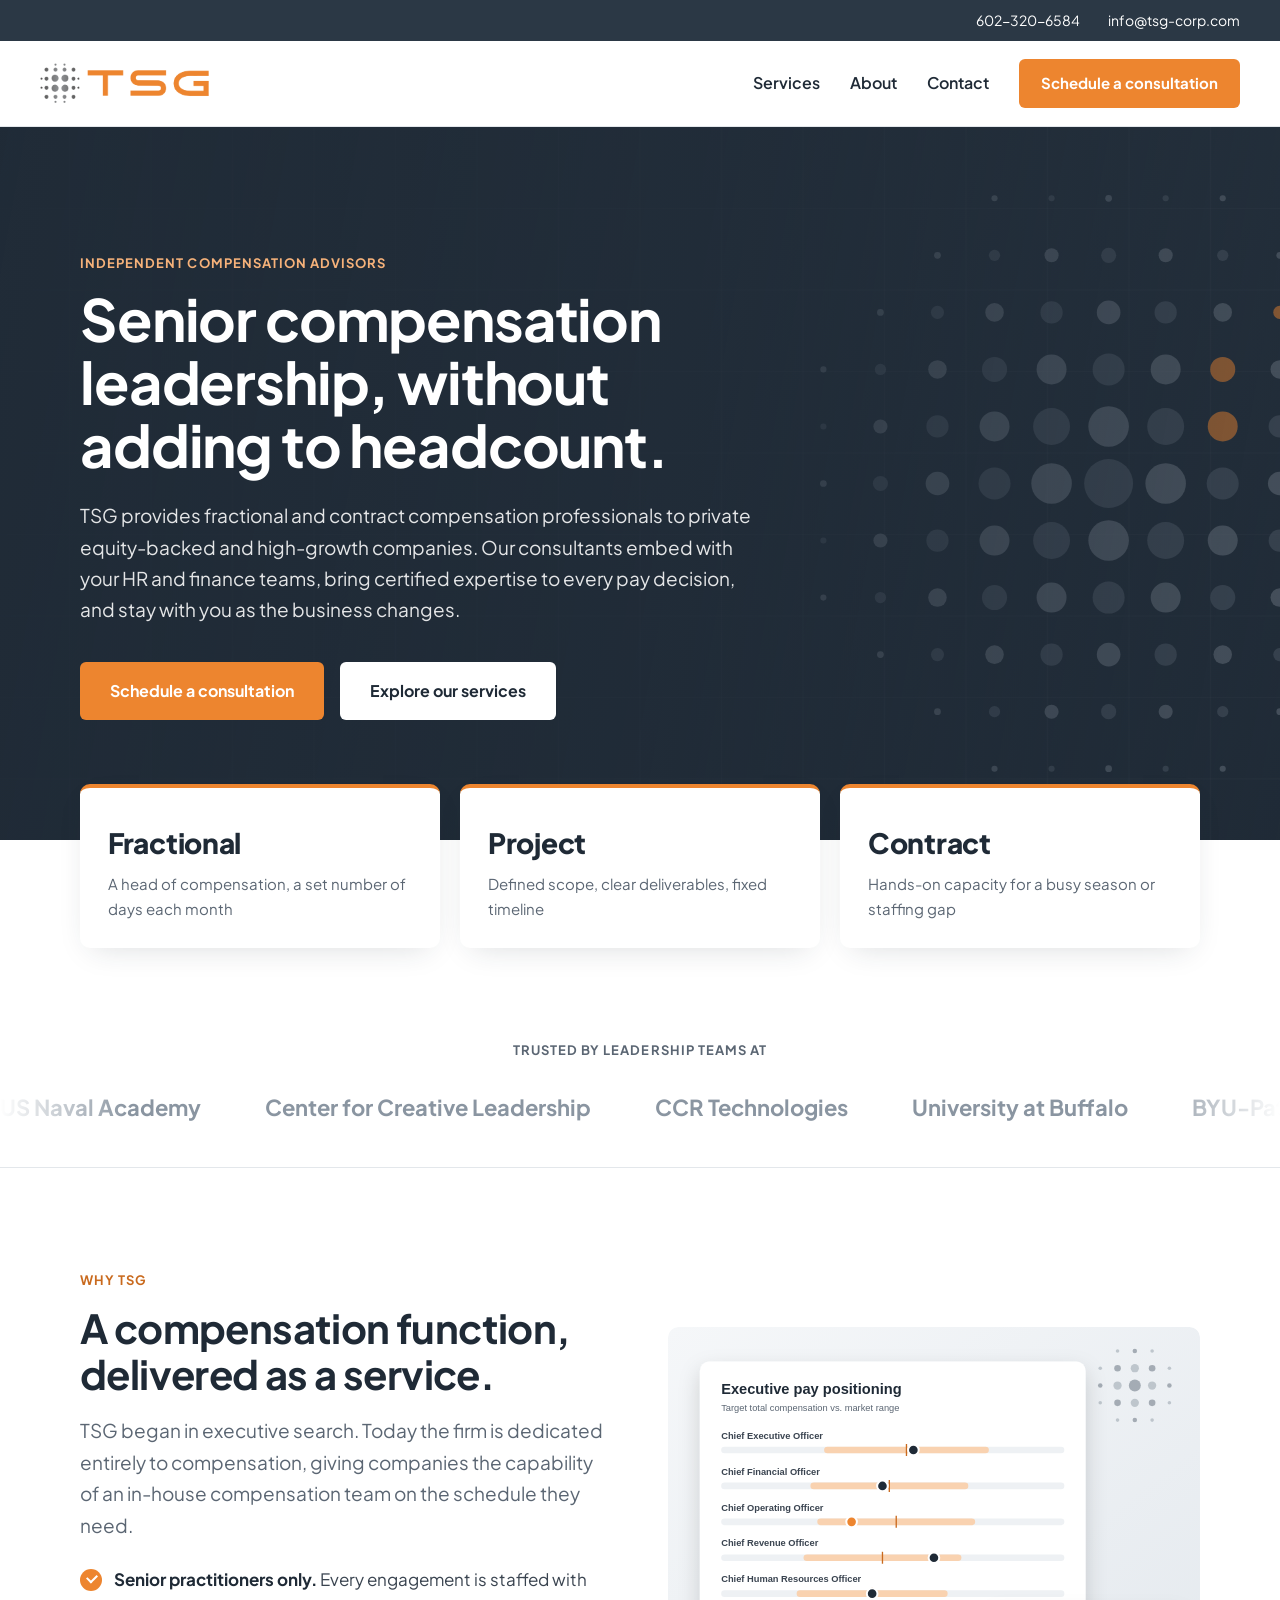
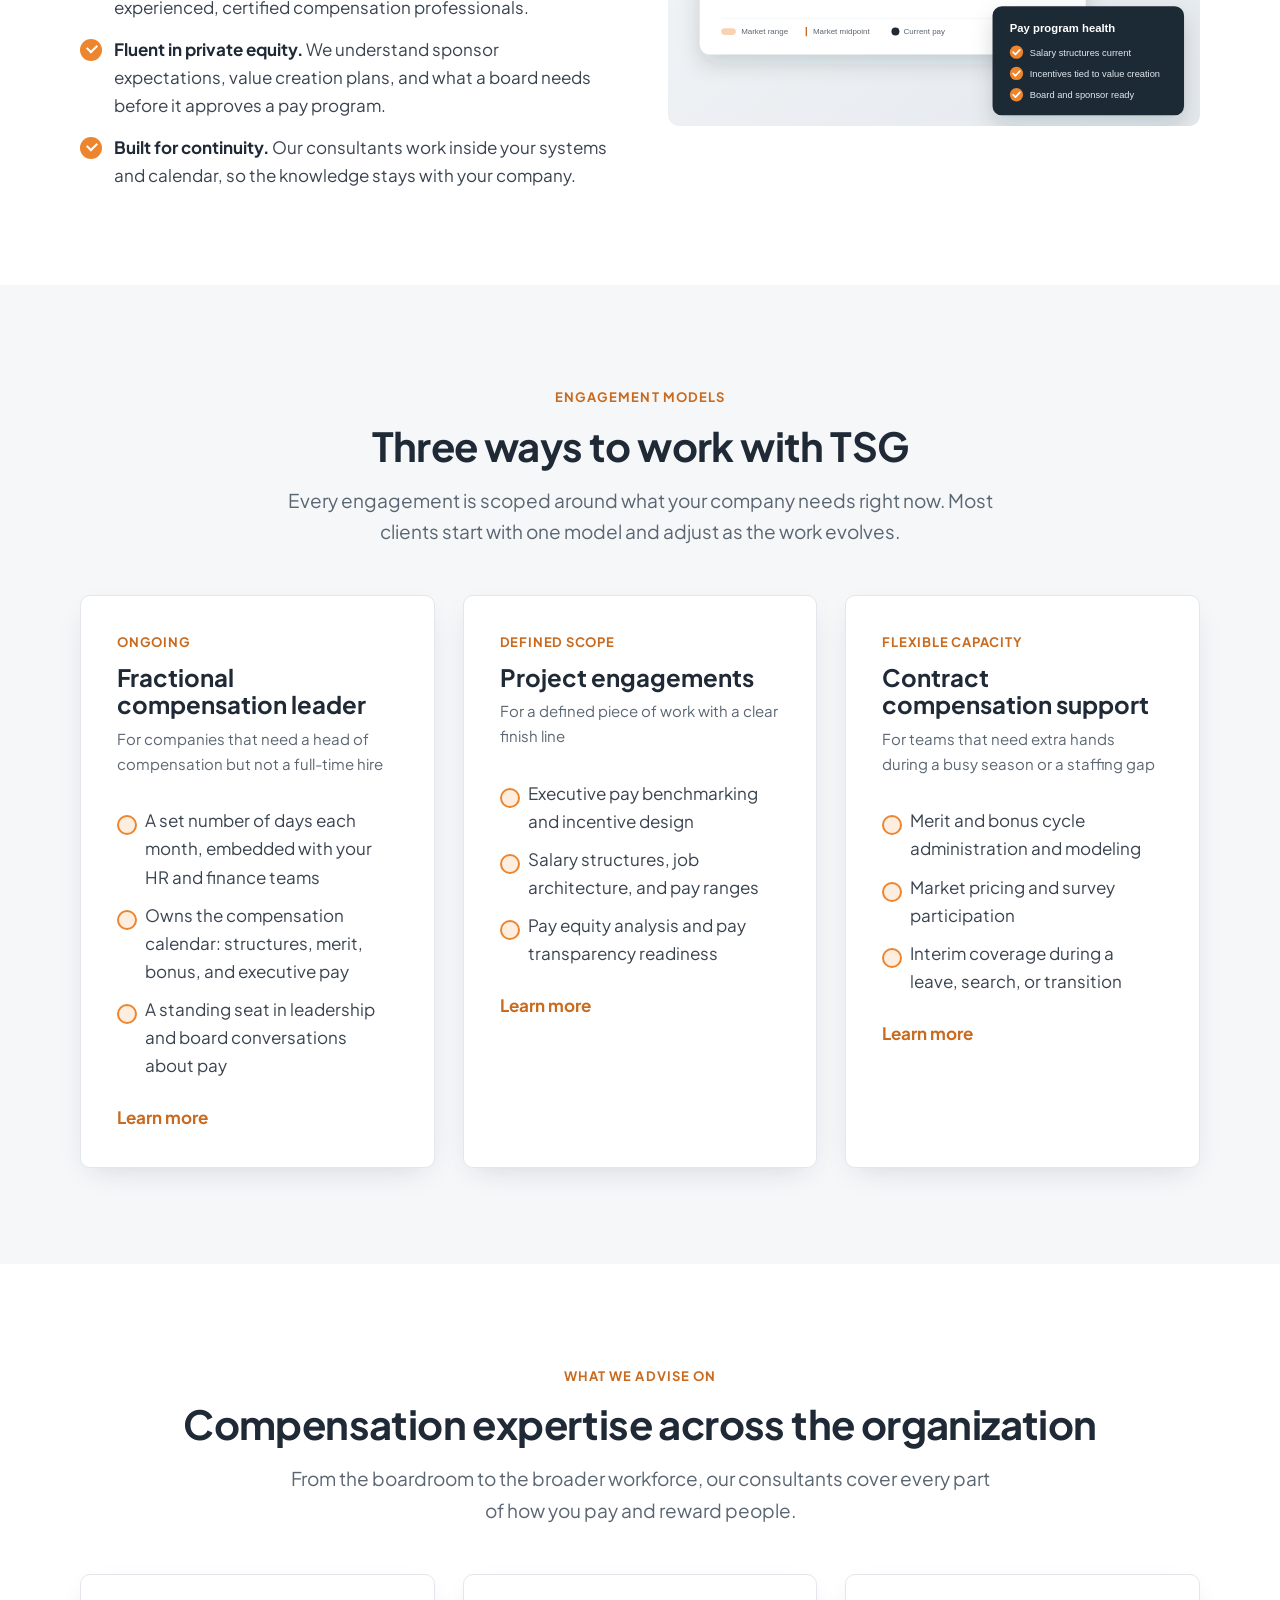
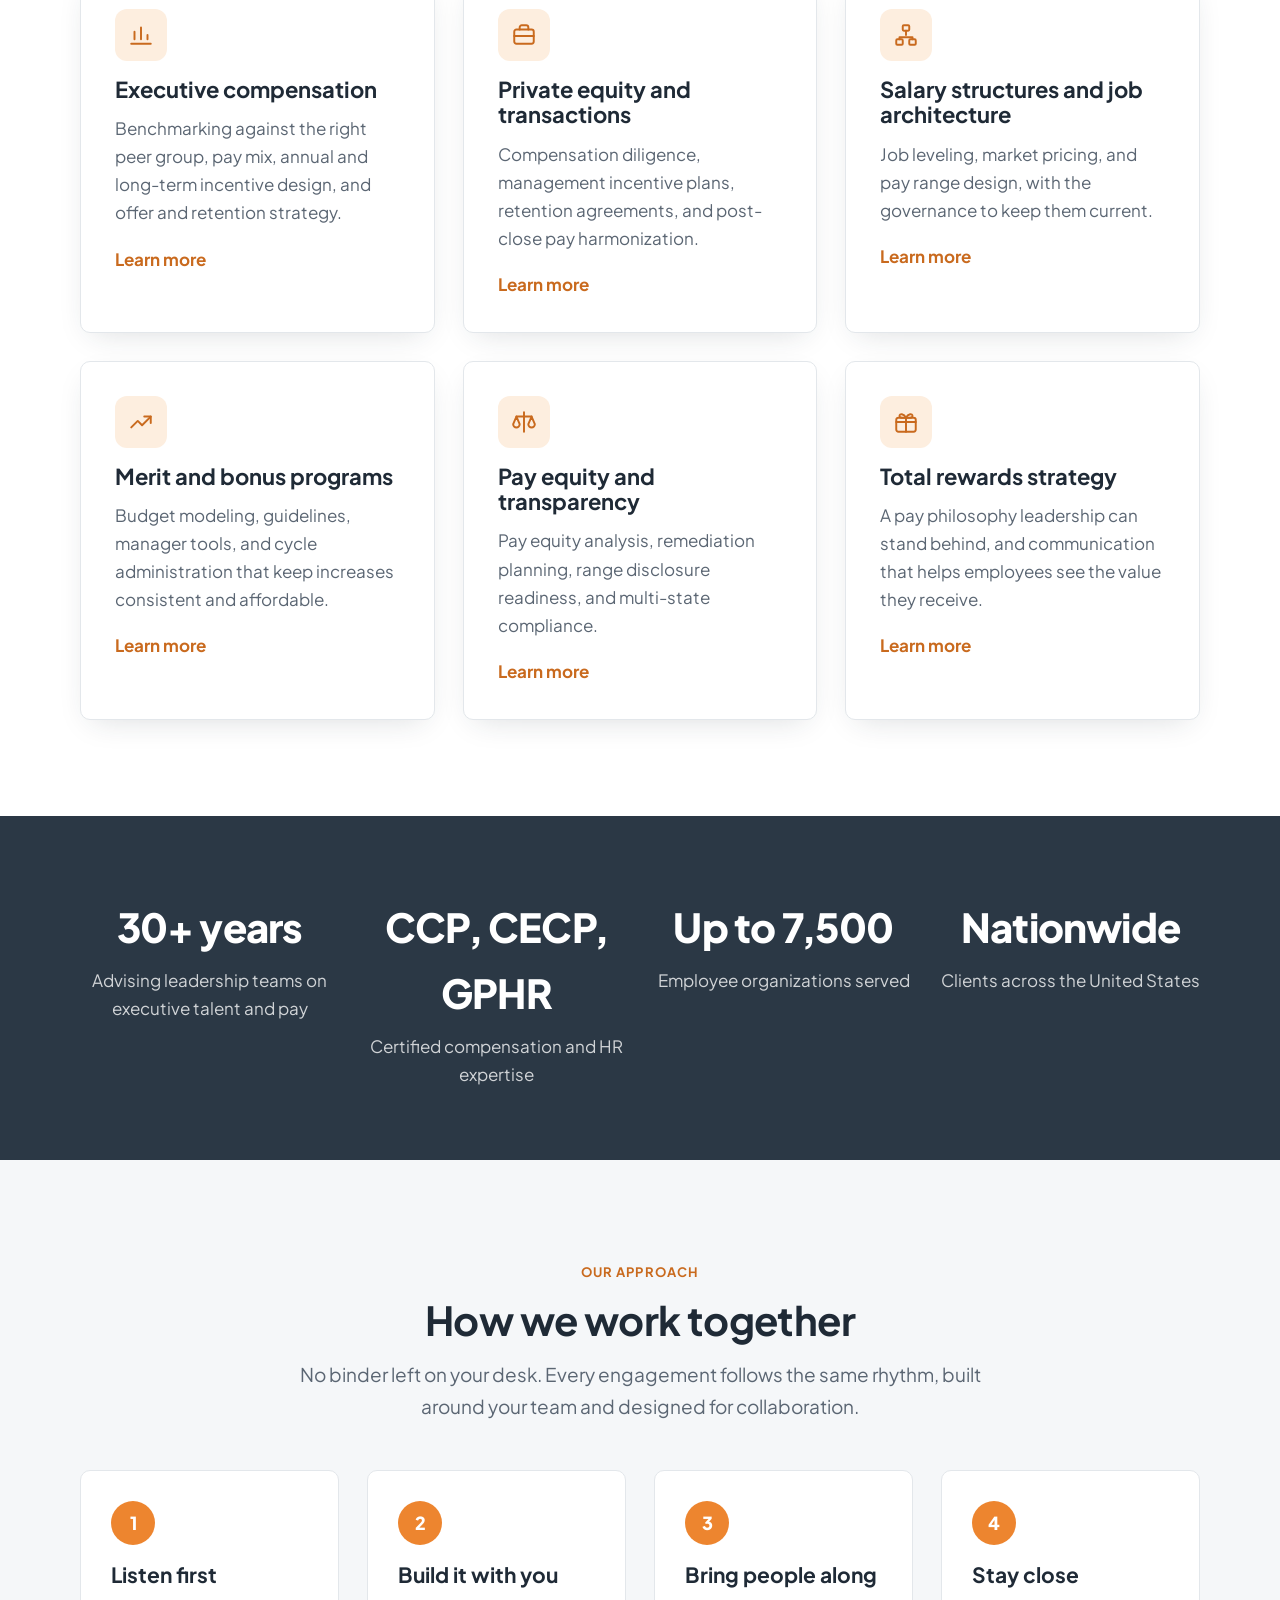
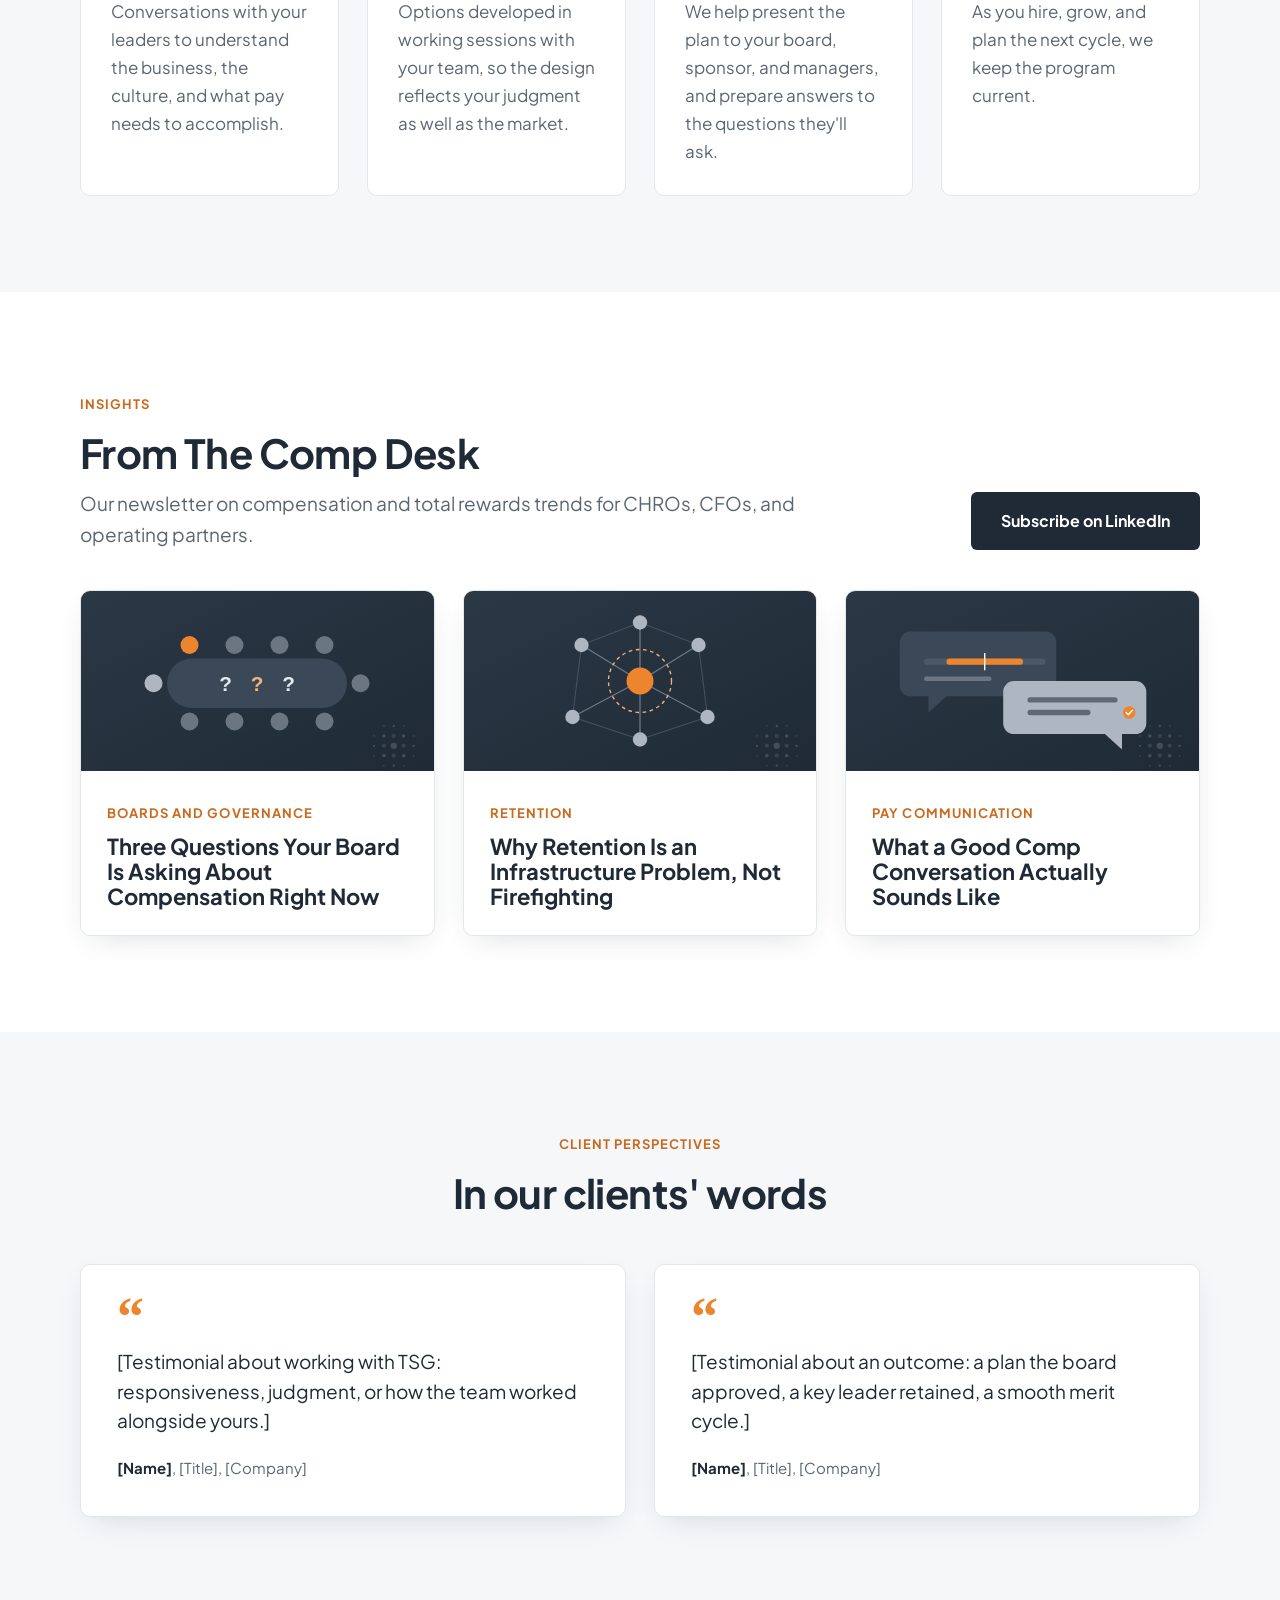
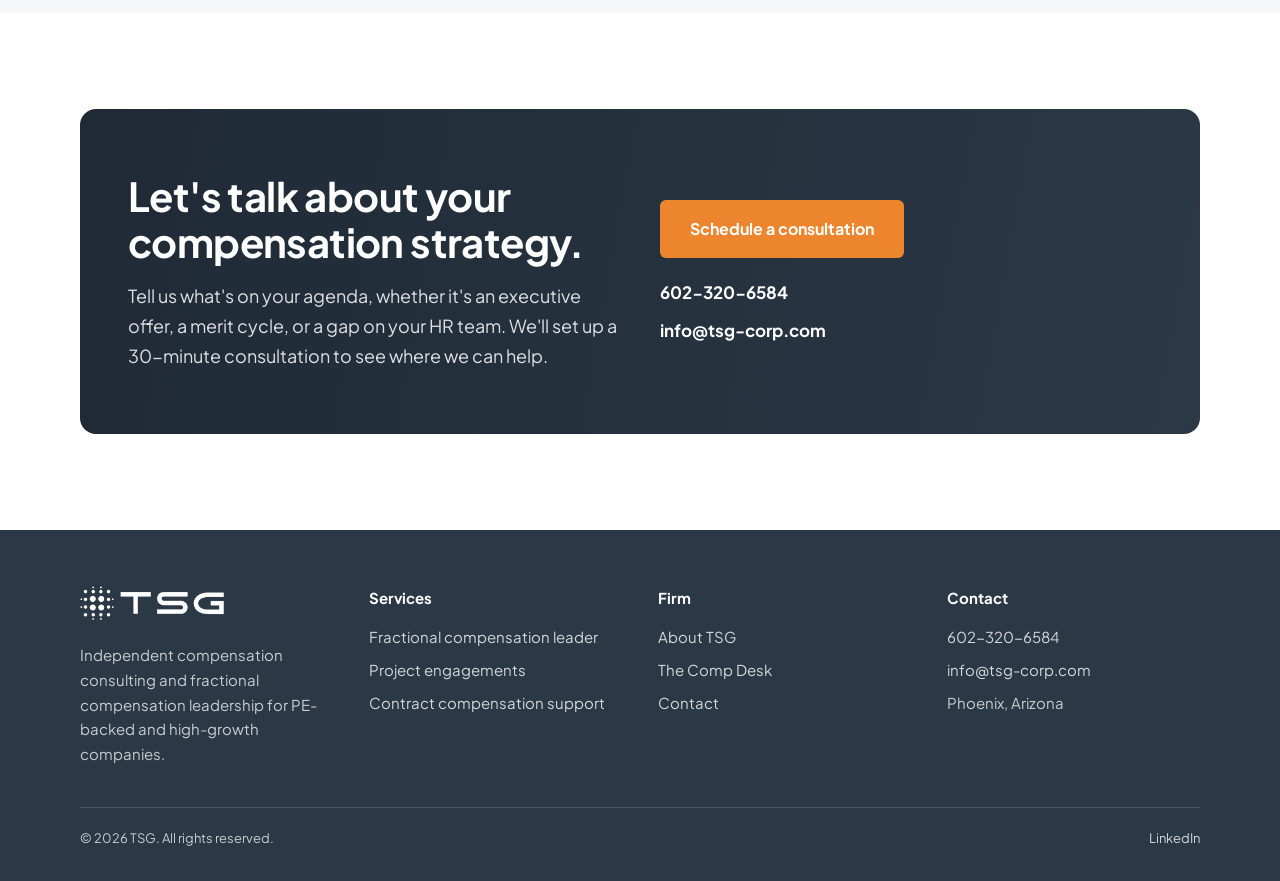
<file: index.html>
<!doctype html>
<html lang="en">
<head>
<meta charset="utf-8">
<meta name="viewport" content="width=device-width, initial-scale=1">
<title>TSG | Independent Compensation Consulting and Fractional Compensation Leadership</title>
<meta name="description" content="TSG provides fractional and contract compensation professionals to private equity-backed and high-growth companies.">
<link rel="icon" href="logo-stacked.png" type="image/png">
<link rel="preconnect" href="https://fonts.googleapis.com">
<link rel="preconnect" href="https://fonts.gstatic.com" crossorigin>
<link href="https://fonts.googleapis.com/css2?family=Plus+Jakarta+Sans:wght@400;500;600;700;800&display=swap" rel="stylesheet">
<link rel="stylesheet" href="style.css">
</head>
<body>
<div class="topbar"><div class="wrap inner"><a href="tel:+16023206584">602-320-6584</a><a href="mailto:info@tsg-corp.com">info@tsg-corp.com</a></div></div>
<header class="navwrap">
  <nav class="wrap nav" aria-label="Main">
    <a href="index.html" aria-label="TSG home"><img src="logo.png" alt="TSG"></a>
    <div class="nav-links">
      <a href="services.html" >Services</a>
      <a href="about.html" >About</a>
      <a href="contact.html" >Contact</a>
      <a class="btn" style="padding:12px 22px;font-size:15px" href="contact.html">Schedule a consultation</a>
    </div>
  </nav>
</header>
<main>
<section class="hero">
  <div class="wrap"><div class="hero-inner">
    <span class="eyebrow" style="color:#F6B27A">Independent compensation advisors</span>
    <h1>Senior compensation leadership, without adding to headcount.</h1>
    <p class="lead" style="margin-top:24px">TSG provides fractional and contract compensation professionals to private equity-backed and high-growth companies. Our consultants embed with your HR and finance teams, bring certified expertise to every pay decision, and stay with you as the business changes.</p>
    <div class="actions"><a class="btn" href="contact.html">Schedule a consultation</a><a class="btn btn-light" href="services.html">Explore our services</a></div>
  </div></div>
</section>

<section class="section" style="padding-top:0;padding-bottom:56px"><div class="wrap">
  <div class="hero-cards">
    <div class="hero-card"><p class="k">Fractional</p><p>A head of compensation, a set number of days each month</p></div>
    <div class="hero-card"><p class="k">Project</p><p>Defined scope, clear deliverables, fixed timeline</p></div>
    <div class="hero-card"><p class="k">Contract</p><p>Hands-on capacity for a busy season or staffing gap</p></div>
  </div>
</div></section>

<!-- CLIENT TICKER: replace each [Client N] with a client name or logo:
     <div class="ticker-item"><img src="assets/clients/name.png" alt="Client name"></div>
     The list appears twice (second copy aria-hidden) for a seamless loop. Edit both copies. -->
<section class="ticker-section" aria-label="Clients we have worked with">
  <p class="ticker-label">Trusted by leadership teams at</p>
  <div class="ticker"><div class="ticker-track">
      <div class="ticker-item">US Naval Academy</div>
      <div class="ticker-item">Center for Creative Leadership</div>
      <div class="ticker-item">CCR Technologies</div>
      <div class="ticker-item">University at Buffalo</div>
      <div class="ticker-item">BYU-Pathway</div>
      <div class="ticker-item">Berkner Group</div>
      <div class="ticker-item">Precision Vehicle Logistics</div>
      <div class="ticker-item">U.S. CIS</div>
      <div class="ticker-item">Pennsy Corp.</div>
      <div class="ticker-item">Saint Thomas More</div>
      <div class="ticker-item">Beyond Reach</div>
      <div class="ticker-item">Centro Medico</div>
      <div class="ticker-item">Melbourne Entertainment</div>
      <div class="ticker-item">CCR Media</div>
      <div class="ticker-item">Orange Med</div>
      <div class="ticker-item">Clean Foods</div>
      <div class="ticker-item">Small Pet Select</div>
      <div class="ticker-item">Greeting From Your Home</div>
      <div class="ticker-item" aria-hidden="true">US Naval Academy</div>
      <div class="ticker-item" aria-hidden="true">Center for Creative Leadership</div>
      <div class="ticker-item" aria-hidden="true">CCR Technologies</div>
      <div class="ticker-item" aria-hidden="true">University at Buffalo</div>
      <div class="ticker-item" aria-hidden="true">BYU-Pathway</div>
      <div class="ticker-item" aria-hidden="true">Berkner Group</div>
      <div class="ticker-item" aria-hidden="true">Precision Vehicle Logistics</div>
      <div class="ticker-item" aria-hidden="true">U.S. CIS</div>
      <div class="ticker-item" aria-hidden="true">Pennsy Corp.</div>
      <div class="ticker-item" aria-hidden="true">Saint Thomas More</div>
      <div class="ticker-item" aria-hidden="true">Beyond Reach</div>
      <div class="ticker-item" aria-hidden="true">Centro Medico</div>
      <div class="ticker-item" aria-hidden="true">Melbourne Entertainment</div>
      <div class="ticker-item" aria-hidden="true">CCR Media</div>
      <div class="ticker-item" aria-hidden="true">Orange Med</div>
      <div class="ticker-item" aria-hidden="true">Clean Foods</div>
      <div class="ticker-item" aria-hidden="true">Small Pet Select</div>
      <div class="ticker-item" aria-hidden="true">Greeting From Your Home</div>
  </div></div>
</section>

<section class="section"><div class="wrap band">
  <div>
    <span class="eyebrow">Why TSG</span>
    <h2>A compensation function, delivered as a service.</h2>
    <p class="lead" style="margin-top:18px">TSG began in executive search. Today the firm is dedicated entirely to compensation, giving companies the capability of an in-house compensation team on the schedule they need.</p>
    <ul class="checks">
      <li><strong style="color:var(--ink)">Senior practitioners only.</strong> Every engagement is staffed with experienced, certified compensation professionals.</li>
      <li><strong style="color:var(--ink)">Fluent in private equity.</strong> We understand sponsor expectations, value creation plans, and what a board needs before it approves a pay program.</li>
      <li><strong style="color:var(--ink)">Built for continuity.</strong> Our consultants work inside your systems and calendar, so the knowledge stays with your company.</li>
    </ul>
  </div>
  <img class="photo" src="why-tsg.svg" alt="Executive pay positioning against market ranges, with a pay program health checklist" style="aspect-ratio:4/3;height:auto;box-shadow:none">
</div></section>

<section class="section alt"><div class="wrap">
  <div class="center"><span class="eyebrow">Engagement models</span><h2>Three ways to work with TSG</h2><p class="lead" style="margin-top:16px">Every engagement is scoped around what your company needs right now. Most clients start with one model and adjust as the work evolves.</p></div>
  <div class="grid grid-3" style="margin-top:48px"><div class="model"><span class="tag">Ongoing</span><h3>Fractional compensation leader</h3><p class="for">For companies that need a head of compensation but not a full-time hire</p><ul><li>A set number of days each month, embedded with your HR and finance teams</li><li>Owns the compensation calendar: structures, merit, bonus, and executive pay</li><li>A standing seat in leadership and board conversations about pay</li></ul><a class="link" style="margin-top:24px" href="services.html">Learn more</a></div><div class="model"><span class="tag">Defined scope</span><h3>Project engagements</h3><p class="for">For a defined piece of work with a clear finish line</p><ul><li>Executive pay benchmarking and incentive design</li><li>Salary structures, job architecture, and pay ranges</li><li>Pay equity analysis and pay transparency readiness</li></ul><a class="link" style="margin-top:24px" href="services.html">Learn more</a></div><div class="model"><span class="tag">Flexible capacity</span><h3>Contract compensation support</h3><p class="for">For teams that need extra hands during a busy season or a staffing gap</p><ul><li>Merit and bonus cycle administration and modeling</li><li>Market pricing and survey participation</li><li>Interim coverage during a leave, search, or transition</li></ul><a class="link" style="margin-top:24px" href="services.html">Learn more</a></div></div>
</div></section>

<section class="section"><div class="wrap">
  <div class="center"><span class="eyebrow">What we advise on</span><h2>Compensation expertise across the organization</h2><p class="lead" style="margin-top:16px">From the boardroom to the broader workforce, our consultants cover every part of how you pay and reward people.</p></div>
  <div class="grid grid-3" style="margin-top:48px"><div class="card"><div class="icon"><svg viewBox="0 0 24 24" fill="none" stroke="currentColor" stroke-width="1.8" stroke-linecap="round" stroke-linejoin="round"><path d="M3 20h18"/><path d="M6 16V9M12 16V5M18 16v-4"/></svg></div><h3>Executive compensation</h3><p>Benchmarking against the right peer group, pay mix, annual and long-term incentive design, and offer and retention strategy.</p><a class="link" href="services.html">Learn more</a></div><div class="card"><div class="icon"><svg viewBox="0 0 24 24" fill="none" stroke="currentColor" stroke-width="1.8" stroke-linecap="round" stroke-linejoin="round"><rect x="3" y="7" width="18" height="13" rx="2"/><path d="M8 7V5a2 2 0 0 1 2-2h4a2 2 0 0 1 2 2v2M3 13h18"/></svg></div><h3>Private equity and transactions</h3><p>Compensation diligence, management incentive plans, retention agreements, and post-close pay harmonization.</p><a class="link" href="services.html">Learn more</a></div><div class="card"><div class="icon"><svg viewBox="0 0 24 24" fill="none" stroke="currentColor" stroke-width="1.8" stroke-linecap="round" stroke-linejoin="round"><rect x="9" y="3" width="6" height="5" rx="1"/><rect x="3" y="16" width="6" height="5" rx="1"/><rect x="15" y="16" width="6" height="5" rx="1"/><path d="M12 8v4M6 16v-2h12v2"/></svg></div><h3>Salary structures and job architecture</h3><p>Job leveling, market pricing, and pay range design, with the governance to keep them current.</p><a class="link" href="services.html">Learn more</a></div><div class="card"><div class="icon"><svg viewBox="0 0 24 24" fill="none" stroke="currentColor" stroke-width="1.8" stroke-linecap="round" stroke-linejoin="round"><path d="M3 17l6-6 4 4 8-8"/><path d="M15 7h6v6"/></svg></div><h3>Merit and bonus programs</h3><p>Budget modeling, guidelines, manager tools, and cycle administration that keep increases consistent and affordable.</p><a class="link" href="services.html">Learn more</a></div><div class="card"><div class="icon"><svg viewBox="0 0 24 24" fill="none" stroke="currentColor" stroke-width="1.8" stroke-linecap="round" stroke-linejoin="round"><path d="M12 3v18M5 7h14"/><path d="M5 7l-3 7a3 3 0 0 0 6 0zM19 7l-3 7a3 3 0 0 0 6 0z"/></svg></div><h3>Pay equity and transparency</h3><p>Pay equity analysis, remediation planning, range disclosure readiness, and multi-state compliance.</p><a class="link" href="services.html">Learn more</a></div><div class="card"><div class="icon"><svg viewBox="0 0 24 24" fill="none" stroke="currentColor" stroke-width="1.8" stroke-linecap="round" stroke-linejoin="round"><rect x="3" y="8" width="18" height="13" rx="2"/><path d="M12 8v13M3 12h18M12 8c-2-4-6-4-6-1.5S10 8 12 8zm0 0c2-4 6-4 6-1.5S14 8 12 8z"/></svg></div><h3>Total rewards strategy</h3><p>A pay philosophy leadership can stand behind, and communication that helps employees see the value they receive.</p><a class="link" href="services.html">Learn more</a></div></div>
</div></section>

<section class="section stats" style="padding:72px 0"><div class="wrap grid grid-4">
  <div><p class="k">30+ years</p><p>Advising leadership teams on executive talent and pay</p></div>
  <div><p class="k">CCP, CECP, GPHR</p><p>Certified compensation and HR expertise</p></div>
  <div><p class="k">Up to 7,500</p><p>Employee organizations served</p></div>
  <div><p class="k">Nationwide</p><p>Clients across the United States</p></div>
</div></section>

<section class="section alt"><div class="wrap">
  <div class="center"><span class="eyebrow">Our approach</span><h2>How we work together</h2><p class="lead" style="margin-top:16px">No binder left on your desk. Every engagement follows the same rhythm, built around your team and designed for collaboration.</p></div>
  <div class="grid grid-4 steps" style="margin-top:48px">
    <div class="step"><div class="num">1</div><h3>Listen first</h3><p>Conversations with your leaders to understand the business, the culture, and what pay needs to accomplish.</p></div>
    <div class="step"><div class="num">2</div><h3>Build it with you</h3><p>Options developed in working sessions with your team, so the design reflects your judgment as well as the market.</p></div>
    <div class="step"><div class="num">3</div><h3>Bring people along</h3><p>We help present the plan to your board, sponsor, and managers, and prepare answers to the questions they'll ask.</p></div>
    <div class="step"><div class="num">4</div><h3>Stay close</h3><p>As you hire, grow, and plan the next cycle, we keep the program current.</p></div>
  </div>
</div></section>

<section class="section"><div class="wrap">
  <div style="display:flex;justify-content:space-between;align-items:flex-end;flex-wrap:wrap;gap:20px">
    <div><span class="eyebrow">Insights</span><h2>From The Comp Desk</h2><p class="lead" style="margin-top:12px">Our newsletter on compensation and total rewards trends for CHROs, CFOs, and operating partners.</p></div>
    <a class="btn btn-dark" href="https://www.linkedin.com/newsletters/the-comp-desk-7450591315253411840/" target="_blank" rel="noopener">Subscribe on LinkedIn</a>
  </div>
  <div class="grid grid-3" style="margin-top:40px">
    <a class="card" href="https://www.linkedin.com/pulse/three-questions-your-board-asking-compensation-right-now-reeves-epitf/" target="_blank" rel="noopener" style="text-decoration:none;padding:0;overflow:hidden"><img src="comp-desk-board.svg" alt="Board seated around a table with questions" style="display:block;width:100%;height:180px;object-fit:cover"><div style="padding:26px"><span class="eyebrow" style="margin:0">Boards and governance</span><h3 style="margin-top:8px">Three Questions Your Board Is Asking About Compensation Right Now</h3></div></a>
    <a class="card" href="https://www.linkedin.com/pulse/why-retention-infrastructure-problem-firefighting-stuart-reeves-hp3ic/" target="_blank" rel="noopener" style="text-decoration:none;padding:0;overflow:hidden"><img src="comp-desk-retention.svg" alt="Connected network of employees around a central node" style="display:block;width:100%;height:180px;object-fit:cover"><div style="padding:26px"><span class="eyebrow" style="margin:0">Retention</span><h3 style="margin-top:8px">Why Retention Is an Infrastructure Problem, Not Firefighting</h3></div></a>
    <a class="card" href="https://www.linkedin.com/pulse/what-good-comp-conversation-actually-sounds-like-stuart-reeves-xrkwe/" target="_blank" rel="noopener" style="text-decoration:none;padding:0;overflow:hidden"><img src="comp-desk-conversation.svg" alt="Two speech bubbles discussing a pay range" style="display:block;width:100%;height:180px;object-fit:cover"><div style="padding:26px"><span class="eyebrow" style="margin:0">Pay communication</span><h3 style="margin-top:8px">What a Good Comp Conversation Actually Sounds Like</h3></div></a>
  </div>
</div></section>

<section class="section alt"><div class="wrap">
  <div class="center"><span class="eyebrow">Client perspectives</span><h2>In our clients' words</h2></div>
  <div class="grid grid-2" style="margin-top:48px">
    <figure class="quote"><div class="mark">&ldquo;</div><blockquote>[Testimonial about working with TSG: responsiveness, judgment, or how the team worked alongside yours.]</blockquote><figcaption><strong style="color:var(--ink)">[Name]</strong>, [Title], [Company]</figcaption></figure>
    <figure class="quote"><div class="mark">&ldquo;</div><blockquote>[Testimonial about an outcome: a plan the board approved, a key leader retained, a smooth merit cycle.]</blockquote><figcaption><strong style="color:var(--ink)">[Name]</strong>, [Title], [Company]</figcaption></figure>
  </div>
</div></section>
<section class="section"><div class="wrap"><div class="cta">
  <div><h2>Let's talk about your compensation strategy.</h2><p style="margin-top:16px;font-size:18px">Tell us what's on your agenda, whether it's an executive offer, a merit cycle, or a gap on your HR team. We'll set up a 30-minute consultation to see where we can help.</p></div>
  <div><a class="btn" href="contact.html">Schedule a consultation</a><div class="contact-list"><a href="tel:+16023206584">602-320-6584</a><a href="mailto:info@tsg-corp.com">info@tsg-corp.com</a></div></div>
</div></div></section>
</main>
<footer class="footer">
  <div class="wrap">
    <div class="cols">
      <div><img src="logo.png" alt="TSG"><p style="margin-top:16px">Independent compensation consulting and fractional compensation leadership for PE-backed and high-growth companies.</p></div>
      <div><h4>Services</h4><a href="services.html">Fractional compensation leader</a><a href="services.html">Project engagements</a><a href="services.html">Contract compensation support</a></div>
      <div><h4>Firm</h4><a href="about.html">About TSG</a><a href="https://www.linkedin.com/newsletters/the-comp-desk-7450591315253411840/" target="_blank" rel="noopener">The Comp Desk</a><a href="contact.html">Contact</a></div>
      <div><h4>Contact</h4><a href="tel:+16023206584">602-320-6584</a><a href="mailto:info@tsg-corp.com">info@tsg-corp.com</a><p style="margin-top:8px">Phoenix, Arizona</p></div>
    </div>
    <div class="legal"><span>© 2026 TSG. All rights reserved.</span><span><a href="https://www.linkedin.com/in/stuartreeves/" target="_blank" rel="noopener" style="display:inline">LinkedIn</a></span></div>
  </div>
</footer>
</body>
</html>
</file>
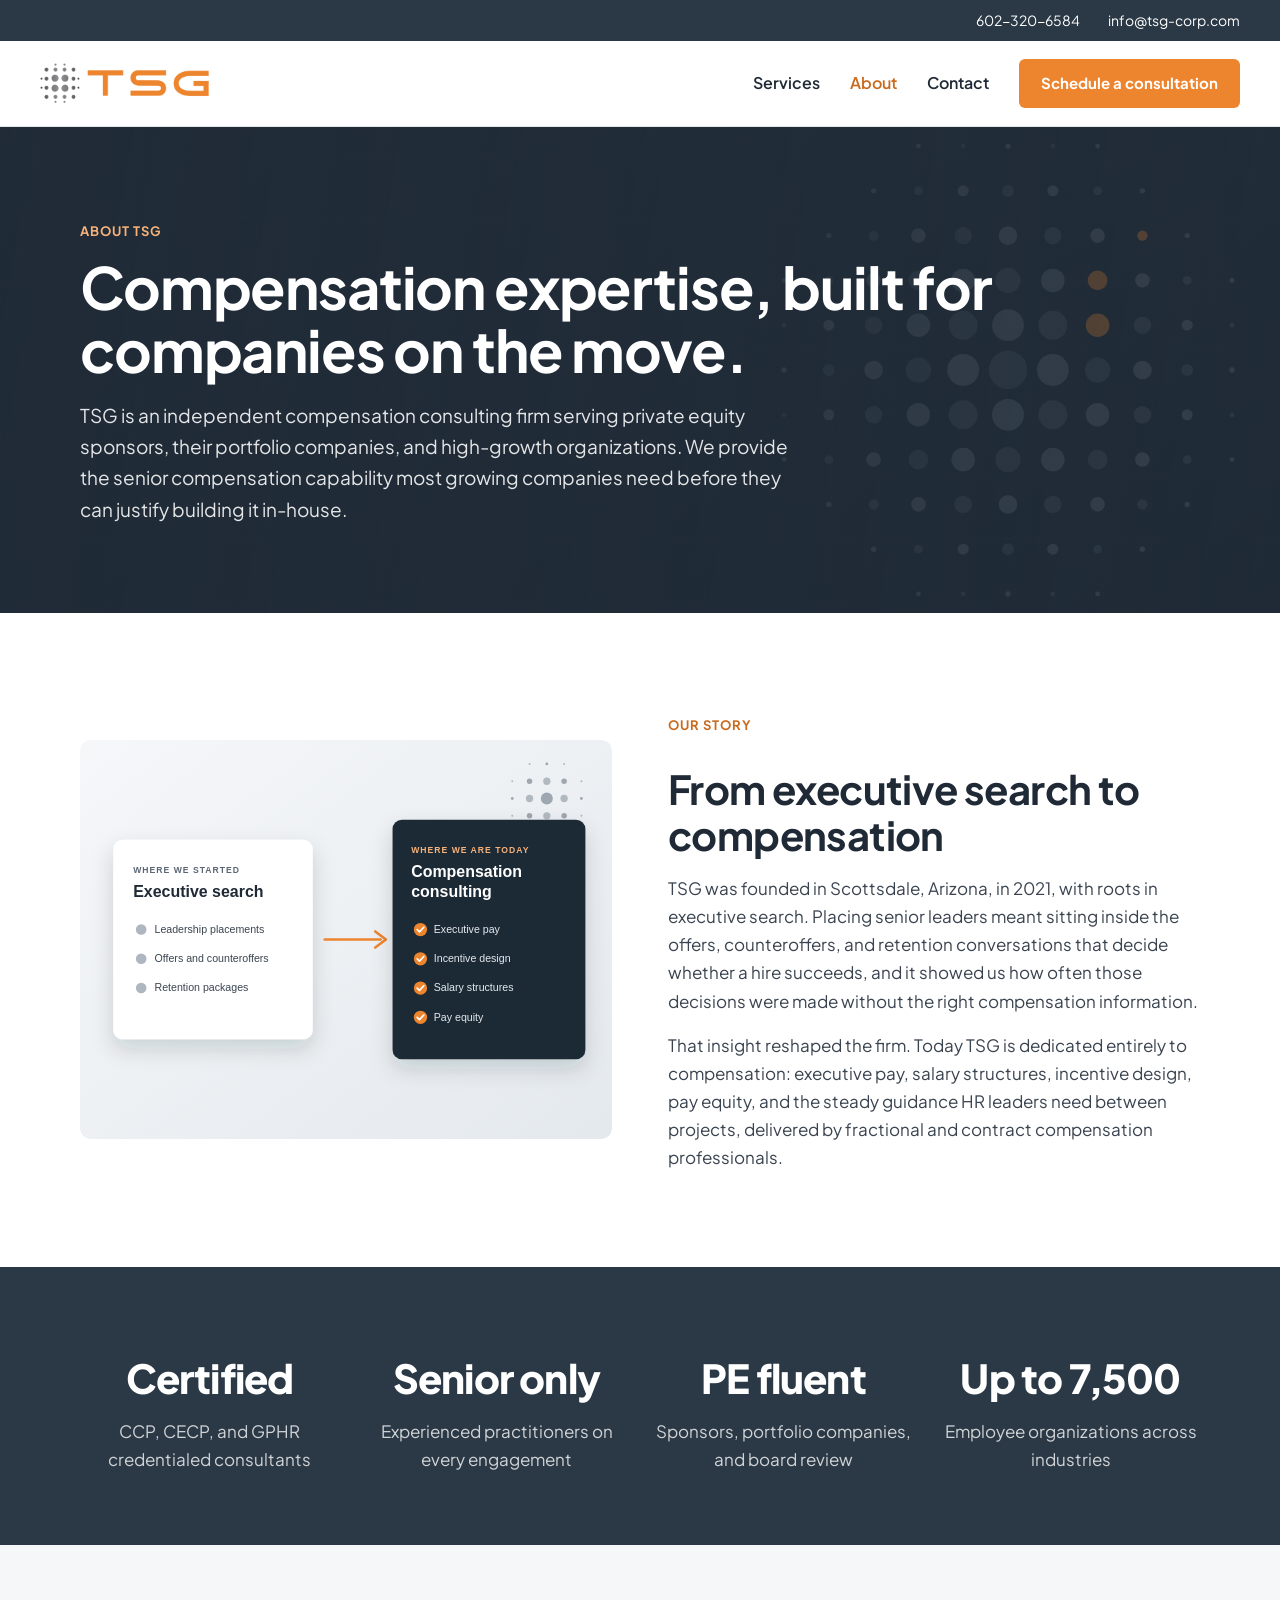
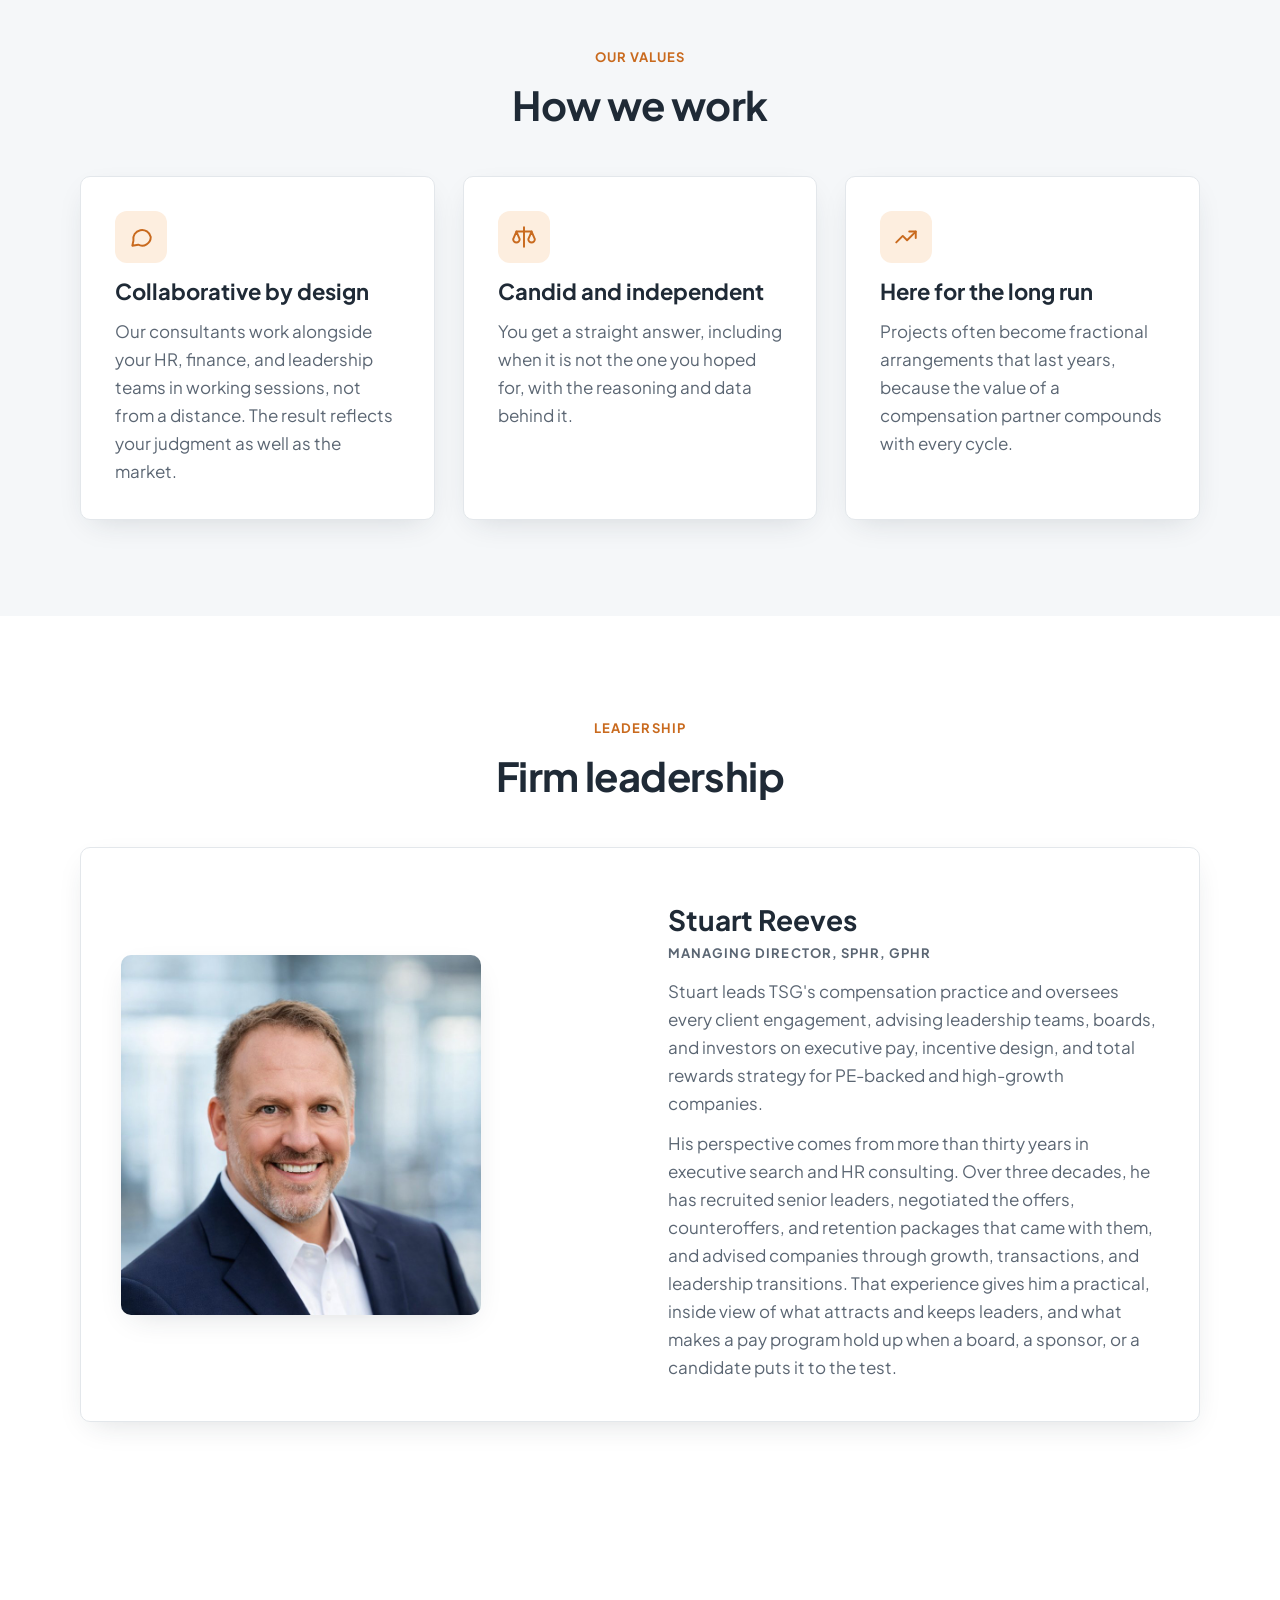
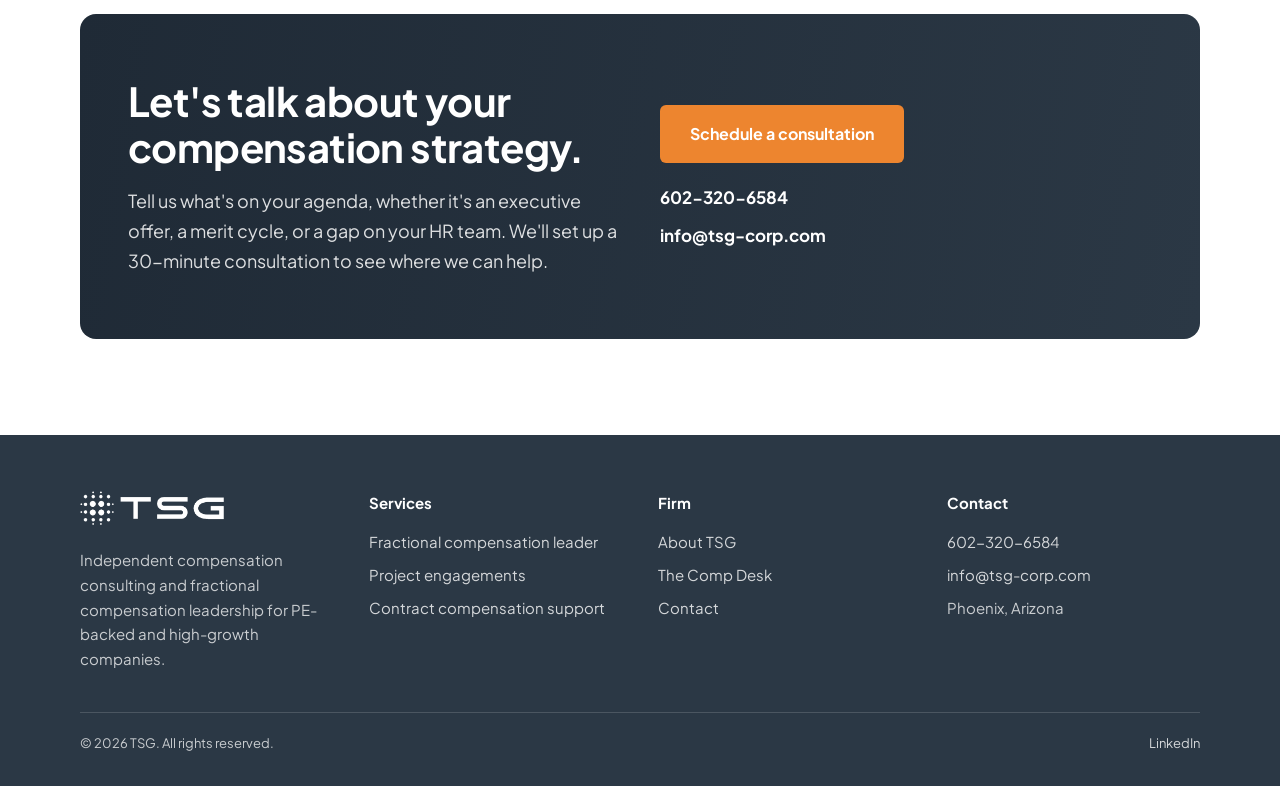
<file: about.html>
<!doctype html>
<html lang="en">
<head>
<meta charset="utf-8">
<meta name="viewport" content="width=device-width, initial-scale=1">
<title>About TSG | Independent Compensation Consulting Firm</title>
<meta name="description" content="TSG is an independent compensation consulting firm serving PE sponsors, portfolio companies, and high-growth organizations.">
<link rel="icon" href="logo-stacked.png" type="image/png">
<link rel="preconnect" href="https://fonts.googleapis.com">
<link rel="preconnect" href="https://fonts.gstatic.com" crossorigin>
<link href="https://fonts.googleapis.com/css2?family=Plus+Jakarta+Sans:wght@400;500;600;700;800&display=swap" rel="stylesheet">
<link rel="stylesheet" href="style.css">
</head>
<body>
<div class="topbar"><div class="wrap inner"><a href="tel:+16023206584">602-320-6584</a><a href="mailto:info@tsg-corp.com">info@tsg-corp.com</a></div></div>
<header class="navwrap">
  <nav class="wrap nav" aria-label="Main">
    <a href="index.html" aria-label="TSG home"><img src="logo.png" alt="TSG"></a>
    <div class="nav-links">
      <a href="services.html" >Services</a>
      <a href="about.html" aria-current="page">About</a>
      <a href="contact.html" >Contact</a>
      <a class="btn" style="padding:12px 22px;font-size:15px" href="contact.html">Schedule a consultation</a>
    </div>
  </nav>
</header>
<main>
<section class="page-hero"><div class="wrap">
  <span class="eyebrow" style="color:#F6B27A">About TSG</span>
  <h1>Compensation expertise, built for companies on the move.</h1>
  <p class="lead">TSG is an independent compensation consulting firm serving private equity sponsors, their portfolio companies, and high-growth organizations. We provide the senior compensation capability most growing companies need before they can justify building it in-house.</p>
</div></section>

<section class="section"><div class="wrap band">
  <img class="photo" src="about-story.svg" alt="TSG's evolution from executive search to compensation consulting" style="aspect-ratio:4/3;height:auto;box-shadow:none">
  <div class="stack">
    <span class="eyebrow">Our story</span>
    <h2>From executive search to compensation</h2>
    <p>TSG was founded in Scottsdale, Arizona, in 2021, with roots in executive search. Placing senior leaders meant sitting inside the offers, counteroffers, and retention conversations that decide whether a hire succeeds, and it showed us how often those decisions were made without the right compensation information.</p>
    <p>That insight reshaped the firm. Today TSG is dedicated entirely to compensation: executive pay, salary structures, incentive design, pay equity, and the steady guidance HR leaders need between projects, delivered by fractional and contract compensation professionals.</p>
  </div>
</div></section>

<section class="section stats" style="padding:72px 0"><div class="wrap grid grid-4">
  <div><p class="k">Certified</p><p>CCP, CECP, and GPHR credentialed consultants</p></div>
  <div><p class="k">Senior only</p><p>Experienced practitioners on every engagement</p></div>
  <div><p class="k">PE fluent</p><p>Sponsors, portfolio companies, and board review</p></div>
  <div><p class="k">Up to 7,500</p><p>Employee organizations across industries</p></div>
</div></section>

<section class="section alt"><div class="wrap">
  <div class="center"><span class="eyebrow">Our values</span><h2>How we work</h2></div>
  <div class="grid grid-3" style="margin-top:48px">
    <div class="card"><div class="icon"><svg viewBox="0 0 24 24" fill="none" stroke="currentColor" stroke-width="1.8" stroke-linecap="round" stroke-linejoin="round"><path d="M21 12a8 8 0 0 1-11.6 7.1L4 20l1-4.6A8 8 0 1 1 21 12z"/></svg></div><h3>Collaborative by design</h3><p>Our consultants work alongside your HR, finance, and leadership teams in working sessions, not from a distance. The result reflects your judgment as well as the market.</p></div>
    <div class="card"><div class="icon"><svg viewBox="0 0 24 24" fill="none" stroke="currentColor" stroke-width="1.8" stroke-linecap="round" stroke-linejoin="round"><path d="M12 3v18M5 7h14"/><path d="M5 7l-3 7a3 3 0 0 0 6 0zM19 7l-3 7a3 3 0 0 0 6 0z"/></svg></div><h3>Candid and independent</h3><p>You get a straight answer, including when it is not the one you hoped for, with the reasoning and data behind it.</p></div>
    <div class="card"><div class="icon"><svg viewBox="0 0 24 24" fill="none" stroke="currentColor" stroke-width="1.8" stroke-linecap="round" stroke-linejoin="round"><path d="M3 17l6-6 4 4 8-8"/><path d="M15 7h6v6"/></svg></div><h3>Here for the long run</h3><p>Projects often become fractional arrangements that last years, because the value of a compensation partner compounds with every cycle.</p></div>
  </div>
</div></section>

<section class="section"><div class="wrap">
  <div class="center"><span class="eyebrow">Leadership</span><h2>Firm leadership</h2></div>
  <div class="card band" style="margin-top:48px;padding:40px">
    <img class="photo" src="stuart-reeves.jpg" alt="Stuart Reeves, Managing Director of TSG" style="aspect-ratio:1/1;max-width:360px;height:auto">
    <div class="stack">
      <h3 style="font-size:28px">Stuart Reeves</h3>
      <p class="eyebrow" style="margin:4px 0 0">Managing Director, SPHR, GPHR</p>
      <p>Stuart leads TSG's compensation practice and oversees every client engagement, advising leadership teams, boards, and investors on executive pay, incentive design, and total rewards strategy for PE-backed and high-growth companies.</p>
      <p>His perspective comes from more than thirty years in executive search and HR consulting. Over three decades, he has recruited senior leaders, negotiated the offers, counteroffers, and retention packages that came with them, and advised companies through growth, transactions, and leadership transitions. That experience gives him a practical, inside view of what attracts and keeps leaders, and what makes a pay program hold up when a board, a sponsor, or a candidate puts it to the test.</p>
    </div>
  </div>
</div></section>
<section class="section"><div class="wrap"><div class="cta">
  <div><h2>Let's talk about your compensation strategy.</h2><p style="margin-top:16px;font-size:18px">Tell us what's on your agenda, whether it's an executive offer, a merit cycle, or a gap on your HR team. We'll set up a 30-minute consultation to see where we can help.</p></div>
  <div><a class="btn" href="contact.html">Schedule a consultation</a><div class="contact-list"><a href="tel:+16023206584">602-320-6584</a><a href="mailto:info@tsg-corp.com">info@tsg-corp.com</a></div></div>
</div></div></section>
</main>
<footer class="footer">
  <div class="wrap">
    <div class="cols">
      <div><img src="logo.png" alt="TSG"><p style="margin-top:16px">Independent compensation consulting and fractional compensation leadership for PE-backed and high-growth companies.</p></div>
      <div><h4>Services</h4><a href="services.html">Fractional compensation leader</a><a href="services.html">Project engagements</a><a href="services.html">Contract compensation support</a></div>
      <div><h4>Firm</h4><a href="about.html">About TSG</a><a href="https://www.linkedin.com/newsletters/the-comp-desk-7450591315253411840/" target="_blank" rel="noopener">The Comp Desk</a><a href="contact.html">Contact</a></div>
      <div><h4>Contact</h4><a href="tel:+16023206584">602-320-6584</a><a href="mailto:info@tsg-corp.com">info@tsg-corp.com</a><p style="margin-top:8px">Phoenix, Arizona</p></div>
    </div>
    <div class="legal"><span>© 2026 TSG. All rights reserved.</span><span><a href="https://www.linkedin.com/in/stuartreeves/" target="_blank" rel="noopener" style="display:inline">LinkedIn</a></span></div>
  </div>
</footer>
</body>
</html>
</file>
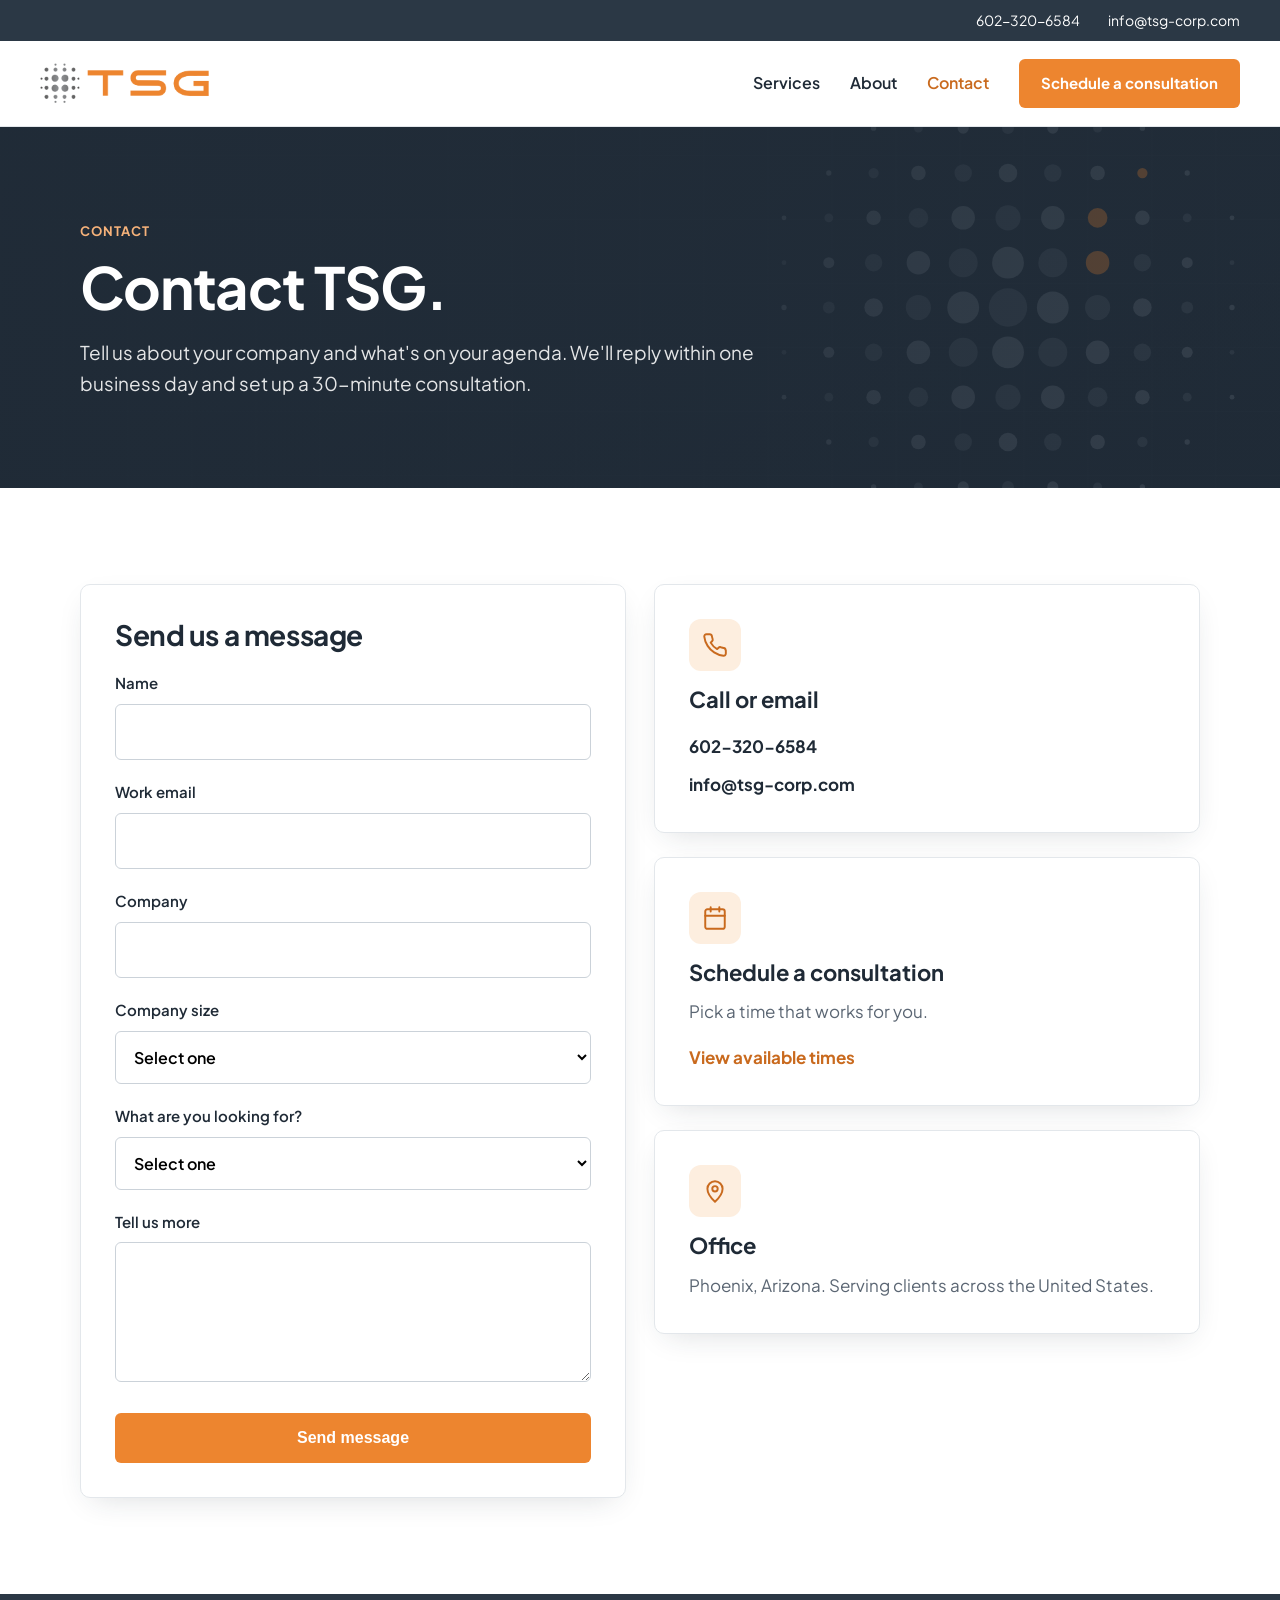
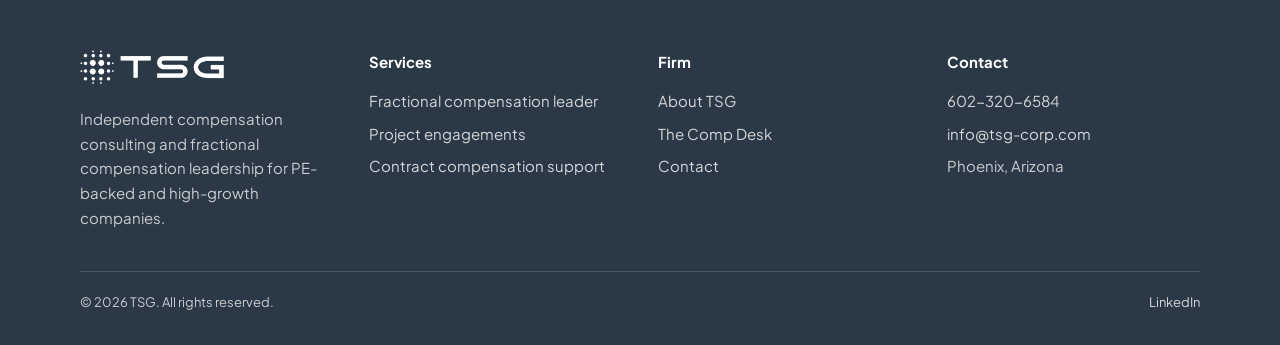
<file: contact.html>
<!doctype html>
<html lang="en">
<head>
<meta charset="utf-8">
<meta name="viewport" content="width=device-width, initial-scale=1">
<title>Contact TSG</title>
<meta name="description" content="Contact TSG to discuss fractional or contract compensation support.">
<link rel="icon" href="logo-stacked.png" type="image/png">
<link rel="preconnect" href="https://fonts.googleapis.com">
<link rel="preconnect" href="https://fonts.gstatic.com" crossorigin>
<link href="https://fonts.googleapis.com/css2?family=Plus+Jakarta+Sans:wght@400;500;600;700;800&display=swap" rel="stylesheet">
<link rel="stylesheet" href="style.css">
</head>
<body>
<div class="topbar"><div class="wrap inner"><a href="tel:+16023206584">602-320-6584</a><a href="mailto:info@tsg-corp.com">info@tsg-corp.com</a></div></div>
<header class="navwrap">
  <nav class="wrap nav" aria-label="Main">
    <a href="index.html" aria-label="TSG home"><img src="logo.png" alt="TSG"></a>
    <div class="nav-links">
      <a href="services.html" >Services</a>
      <a href="about.html" >About</a>
      <a href="contact.html" aria-current="page">Contact</a>
      <a class="btn" style="padding:12px 22px;font-size:15px" href="contact.html">Schedule a consultation</a>
    </div>
  </nav>
</header>
<main>
<section class="page-hero"><div class="wrap">
  <span class="eyebrow" style="color:#F6B27A">Contact</span>
  <h1>Contact TSG.</h1>
  <p class="lead">Tell us about your company and what's on your agenda. We'll reply within one business day and set up a 30-minute consultation.</p>
</div></section>

<section class="section"><div class="wrap grid grid-2" style="align-items:start">
  <div class="card">
    <h2 style="font-size:28px">Send us a message</h2>
    <form action="https://api.web3forms.com/submit" method="POST">
      <input type="hidden" name="access_key" value="e48b52aa-a12e-4ad5-9e4a-c756a049ba52">
      <input type="hidden" name="subject" value="New inquiry from tsg-corp.com">
      <input type="hidden" name="from_name" value="TSG Website">
      <input type="hidden" name="redirect" value="https://tsg-corp.com/thank-you.html">
      <input type="checkbox" name="botcheck" style="display:none" tabindex="-1" autocomplete="off">
      <label for="name">Name<input id="name" name="name" type="text" required autocomplete="name"></label>
      <label for="email">Work email<input id="email" name="email" type="email" required autocomplete="email"></label>
      <label for="company">Company<input id="company" name="company" type="text" autocomplete="organization"></label>
      <label for="size">Company size<select id="size" name="company_size"><option value="">Select one</option><option>Under 200 employees</option><option>200 to 1,000 employees</option><option>1,000 to 7,500 employees</option><option>Over 7,500 employees</option></select></label>
      <label for="interest">What are you looking for?<select id="interest" name="interest"><option value="">Select one</option><option>Fractional compensation leader</option><option>Project engagement</option><option>Contract compensation support</option><option>Not sure yet</option></select></label>
      <label for="need">Tell us more<textarea id="need" name="message" required></textarea></label>
      <button class="btn" type="submit">Send message</button>
    </form>
  </div>
  <div class="grid" style="gap:24px">
    <div class="card"><div class="icon"><svg viewBox="0 0 24 24" fill="none" stroke="currentColor" stroke-width="1.8" stroke-linecap="round" stroke-linejoin="round"><path d="M22 16.9v3a2 2 0 0 1-2.2 2 19.8 19.8 0 0 1-8.6-3.1 19.5 19.5 0 0 1-6-6A19.8 19.8 0 0 1 2.1 4.2 2 2 0 0 1 4.1 2h3a2 2 0 0 1 2 1.7c.1.9.4 1.8.7 2.7a2 2 0 0 1-.5 2.1L8 9.8a16 16 0 0 0 6 6l1.3-1.3a2 2 0 0 1 2.1-.4c.9.3 1.8.6 2.7.7a2 2 0 0 1 1.7 2z"/></svg></div><h3>Call or email</h3><div class="contact-list"><a href="tel:+16023206584">602-320-6584</a><a href="mailto:info@tsg-corp.com">info@tsg-corp.com</a></div></div>
    <div class="card"><div class="icon"><svg viewBox="0 0 24 24" fill="none" stroke="currentColor" stroke-width="1.8" stroke-linecap="round" stroke-linejoin="round"><rect x="3" y="4" width="18" height="18" rx="2"/><path d="M16 2v4M8 2v4M3 10h18"/></svg></div><h3>Schedule a consultation</h3><p>Pick a time that works for you.</p><!-- SCHEDULER: paste your booking link in place of # --><a class="link" href="#">View available times</a></div>
    <div class="card"><div class="icon"><svg viewBox="0 0 24 24" fill="none" stroke="currentColor" stroke-width="1.8" stroke-linecap="round" stroke-linejoin="round"><path d="M12 22s7-6.5 7-12a7 7 0 0 0-14 0c0 5.5 7 12 7 12z"/><circle cx="12" cy="10" r="2.5"/></svg></div><h3>Office</h3><p>Phoenix, Arizona. Serving clients across the United States.</p></div>
  </div>
</div></section>
</main>
<footer class="footer">
  <div class="wrap">
    <div class="cols">
      <div><img src="logo.png" alt="TSG"><p style="margin-top:16px">Independent compensation consulting and fractional compensation leadership for PE-backed and high-growth companies.</p></div>
      <div><h4>Services</h4><a href="services.html">Fractional compensation leader</a><a href="services.html">Project engagements</a><a href="services.html">Contract compensation support</a></div>
      <div><h4>Firm</h4><a href="about.html">About TSG</a><a href="https://www.linkedin.com/newsletters/the-comp-desk-7450591315253411840/" target="_blank" rel="noopener">The Comp Desk</a><a href="contact.html">Contact</a></div>
      <div><h4>Contact</h4><a href="tel:+16023206584">602-320-6584</a><a href="mailto:info@tsg-corp.com">info@tsg-corp.com</a><p style="margin-top:8px">Phoenix, Arizona</p></div>
    </div>
    <div class="legal"><span>© 2026 TSG. All rights reserved.</span><span><a href="https://www.linkedin.com/in/stuartreeves/" target="_blank" rel="noopener" style="display:inline">LinkedIn</a></span></div>
  </div>
</footer>
</body>
</html>
</file>
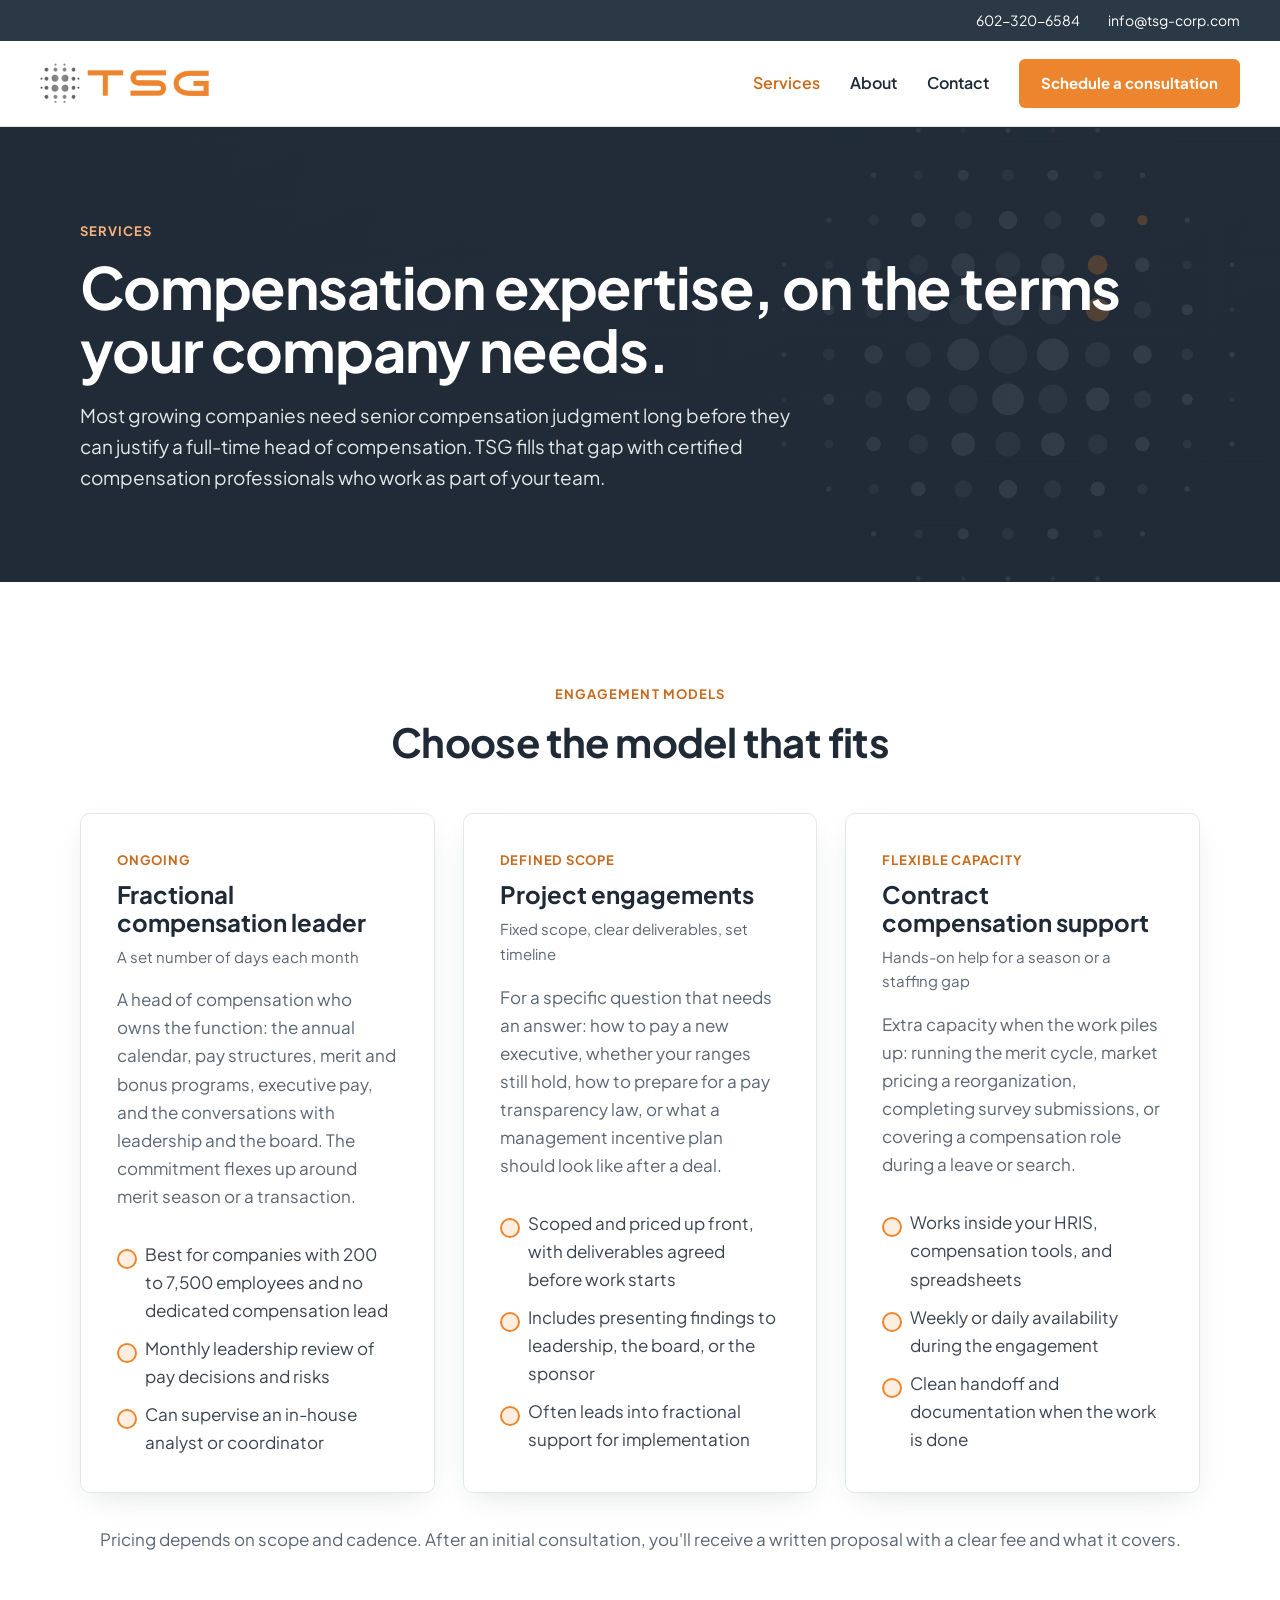
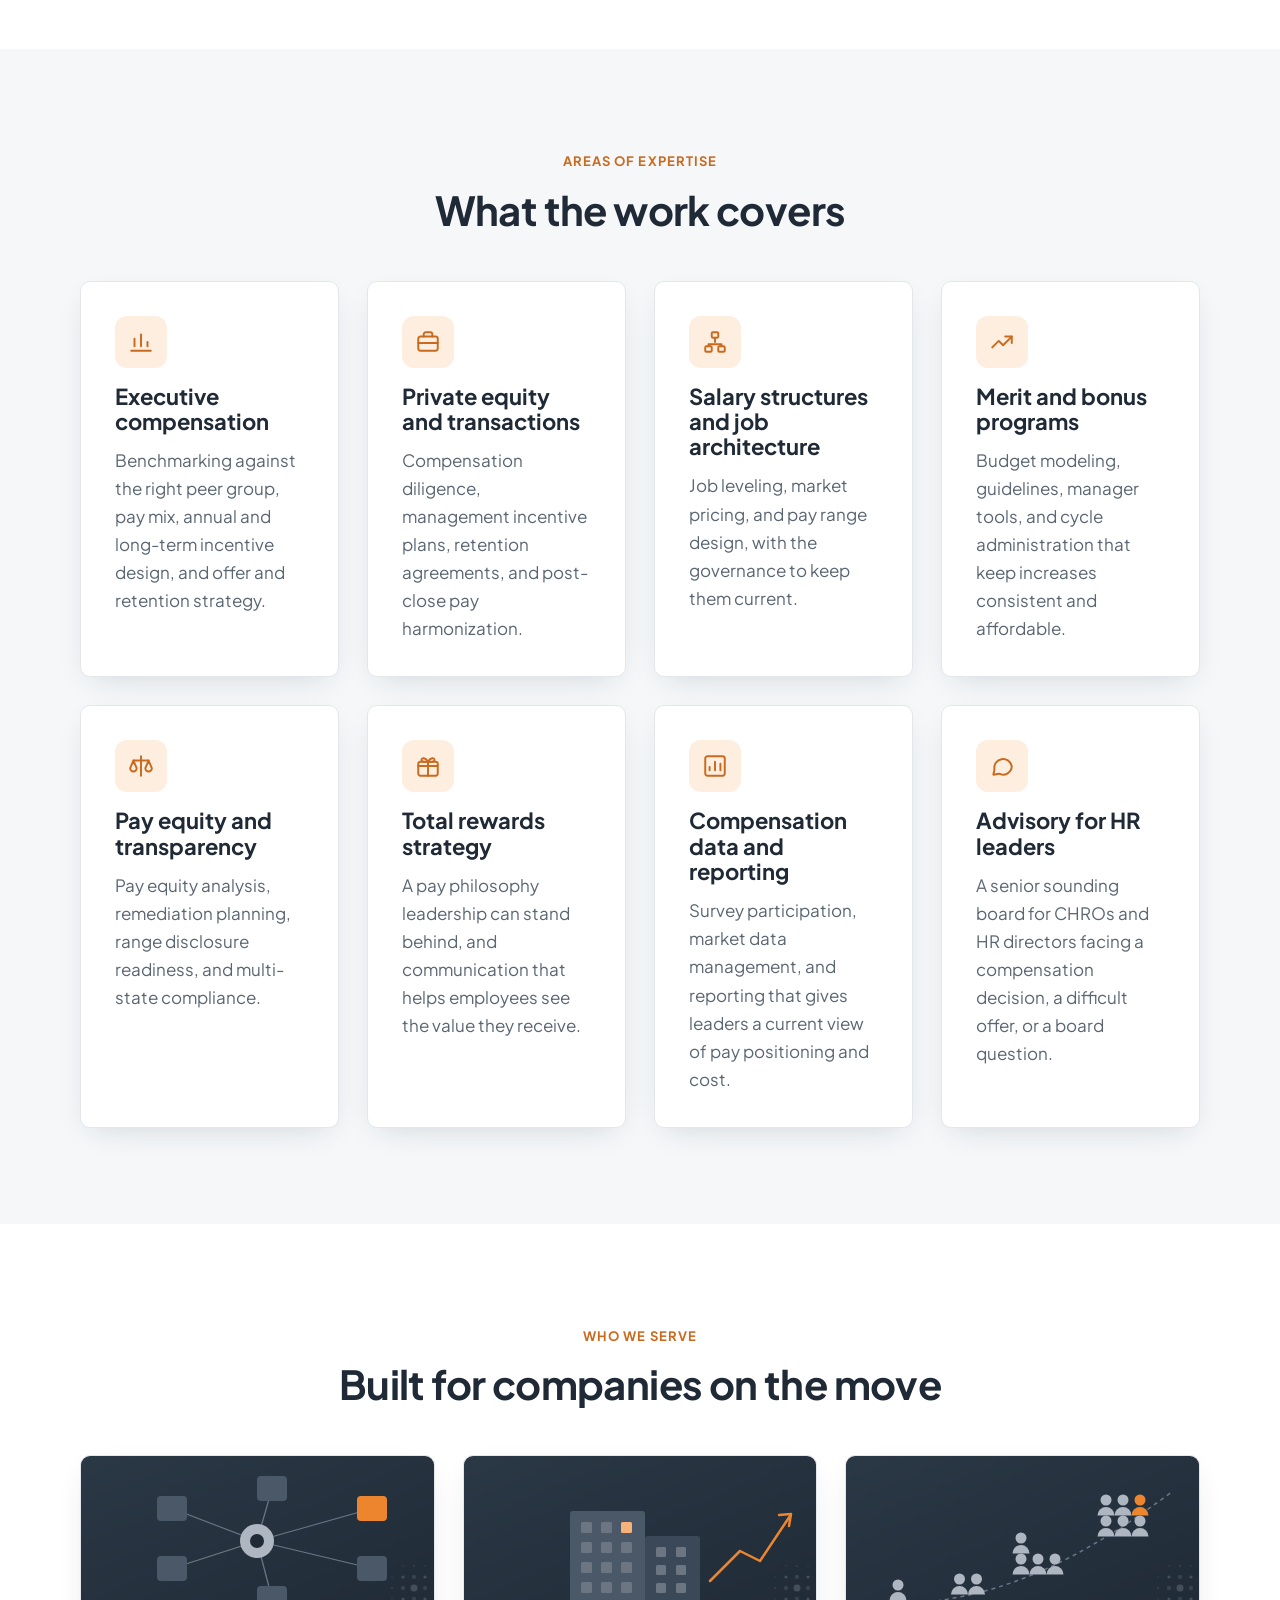
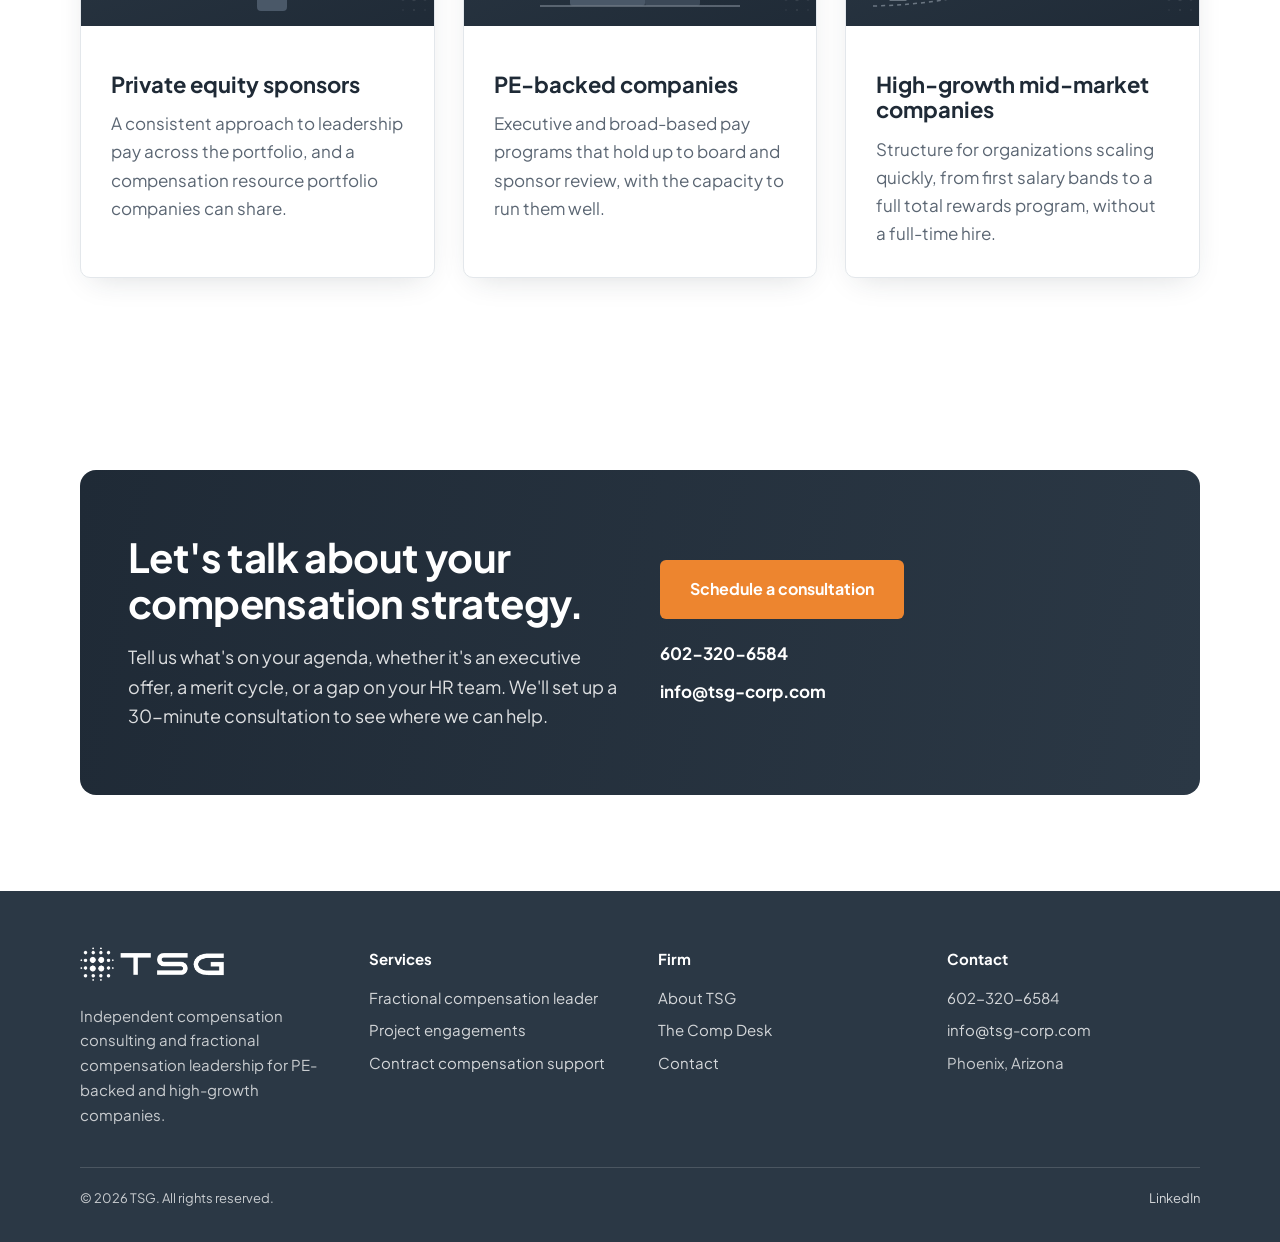
<file: services.html>
<!doctype html>
<html lang="en">
<head>
<meta charset="utf-8">
<meta name="viewport" content="width=device-width, initial-scale=1">
<title>Services | TSG Compensation Consulting</title>
<meta name="description" content="Fractional compensation leader, project engagements, and contract compensation support for PE-backed and high-growth companies.">
<link rel="icon" href="logo-stacked.png" type="image/png">
<link rel="preconnect" href="https://fonts.googleapis.com">
<link rel="preconnect" href="https://fonts.gstatic.com" crossorigin>
<link href="https://fonts.googleapis.com/css2?family=Plus+Jakarta+Sans:wght@400;500;600;700;800&display=swap" rel="stylesheet">
<link rel="stylesheet" href="style.css">
</head>
<body>
<div class="topbar"><div class="wrap inner"><a href="tel:+16023206584">602-320-6584</a><a href="mailto:info@tsg-corp.com">info@tsg-corp.com</a></div></div>
<header class="navwrap">
  <nav class="wrap nav" aria-label="Main">
    <a href="index.html" aria-label="TSG home"><img src="logo.png" alt="TSG"></a>
    <div class="nav-links">
      <a href="services.html" aria-current="page">Services</a>
      <a href="about.html" >About</a>
      <a href="contact.html" >Contact</a>
      <a class="btn" style="padding:12px 22px;font-size:15px" href="contact.html">Schedule a consultation</a>
    </div>
  </nav>
</header>
<main>
<section class="page-hero"><div class="wrap">
  <span class="eyebrow" style="color:#F6B27A">Services</span>
  <h1>Compensation expertise, on the terms your company needs.</h1>
  <p class="lead">Most growing companies need senior compensation judgment long before they can justify a full-time head of compensation. TSG fills that gap with certified compensation professionals who work as part of your team.</p>
</div></section>

<section class="section"><div class="wrap">
  <div class="center"><span class="eyebrow">Engagement models</span><h2>Choose the model that fits</h2></div>
  <div class="grid grid-3" style="margin-top:48px">
    <div class="model"><span class="tag">Ongoing</span><h3>Fractional compensation leader</h3><p class="for">A set number of days each month</p><p style="margin-top:16px;color:var(--muted)">A head of compensation who owns the function: the annual calendar, pay structures, merit and bonus programs, executive pay, and the conversations with leadership and the board. The commitment flexes up around merit season or a transaction.</p><ul><li>Best for companies with 200 to 7,500 employees and no dedicated compensation lead</li><li>Monthly leadership review of pay decisions and risks</li><li>Can supervise an in-house analyst or coordinator</li></ul></div>
    <div class="model"><span class="tag">Defined scope</span><h3>Project engagements</h3><p class="for">Fixed scope, clear deliverables, set timeline</p><p style="margin-top:16px;color:var(--muted)">For a specific question that needs an answer: how to pay a new executive, whether your ranges still hold, how to prepare for a pay transparency law, or what a management incentive plan should look like after a deal.</p><ul><li>Scoped and priced up front, with deliverables agreed before work starts</li><li>Includes presenting findings to leadership, the board, or the sponsor</li><li>Often leads into fractional support for implementation</li></ul></div>
    <div class="model"><span class="tag">Flexible capacity</span><h3>Contract compensation support</h3><p class="for">Hands-on help for a season or a staffing gap</p><p style="margin-top:16px;color:var(--muted)">Extra capacity when the work piles up: running the merit cycle, market pricing a reorganization, completing survey submissions, or covering a compensation role during a leave or search.</p><ul><li>Works inside your HRIS, compensation tools, and spreadsheets</li><li>Weekly or daily availability during the engagement</li><li>Clean handoff and documentation when the work is done</li></ul></div>
  </div>
  <p class="muted center" style="margin-top:32px">Pricing depends on scope and cadence. After an initial consultation, you'll receive a written proposal with a clear fee and what it covers.</p>
</div></section>

<section class="section alt"><div class="wrap">
  <div class="center"><span class="eyebrow">Areas of expertise</span><h2>What the work covers</h2></div>
  <div class="grid grid-4" style="margin-top:48px"><div class="card"><div class="icon"><svg viewBox="0 0 24 24" fill="none" stroke="currentColor" stroke-width="1.8" stroke-linecap="round" stroke-linejoin="round"><path d="M3 20h18"/><path d="M6 16V9M12 16V5M18 16v-4"/></svg></div><h3>Executive compensation</h3><p>Benchmarking against the right peer group, pay mix, annual and long-term incentive design, and offer and retention strategy.</p></div><div class="card"><div class="icon"><svg viewBox="0 0 24 24" fill="none" stroke="currentColor" stroke-width="1.8" stroke-linecap="round" stroke-linejoin="round"><rect x="3" y="7" width="18" height="13" rx="2"/><path d="M8 7V5a2 2 0 0 1 2-2h4a2 2 0 0 1 2 2v2M3 13h18"/></svg></div><h3>Private equity and transactions</h3><p>Compensation diligence, management incentive plans, retention agreements, and post-close pay harmonization.</p></div><div class="card"><div class="icon"><svg viewBox="0 0 24 24" fill="none" stroke="currentColor" stroke-width="1.8" stroke-linecap="round" stroke-linejoin="round"><rect x="9" y="3" width="6" height="5" rx="1"/><rect x="3" y="16" width="6" height="5" rx="1"/><rect x="15" y="16" width="6" height="5" rx="1"/><path d="M12 8v4M6 16v-2h12v2"/></svg></div><h3>Salary structures and job architecture</h3><p>Job leveling, market pricing, and pay range design, with the governance to keep them current.</p></div><div class="card"><div class="icon"><svg viewBox="0 0 24 24" fill="none" stroke="currentColor" stroke-width="1.8" stroke-linecap="round" stroke-linejoin="round"><path d="M3 17l6-6 4 4 8-8"/><path d="M15 7h6v6"/></svg></div><h3>Merit and bonus programs</h3><p>Budget modeling, guidelines, manager tools, and cycle administration that keep increases consistent and affordable.</p></div><div class="card"><div class="icon"><svg viewBox="0 0 24 24" fill="none" stroke="currentColor" stroke-width="1.8" stroke-linecap="round" stroke-linejoin="round"><path d="M12 3v18M5 7h14"/><path d="M5 7l-3 7a3 3 0 0 0 6 0zM19 7l-3 7a3 3 0 0 0 6 0z"/></svg></div><h3>Pay equity and transparency</h3><p>Pay equity analysis, remediation planning, range disclosure readiness, and multi-state compliance.</p></div><div class="card"><div class="icon"><svg viewBox="0 0 24 24" fill="none" stroke="currentColor" stroke-width="1.8" stroke-linecap="round" stroke-linejoin="round"><rect x="3" y="8" width="18" height="13" rx="2"/><path d="M12 8v13M3 12h18M12 8c-2-4-6-4-6-1.5S10 8 12 8zm0 0c2-4 6-4 6-1.5S14 8 12 8z"/></svg></div><h3>Total rewards strategy</h3><p>A pay philosophy leadership can stand behind, and communication that helps employees see the value they receive.</p></div><div class="card"><div class="icon"><svg viewBox="0 0 24 24" fill="none" stroke="currentColor" stroke-width="1.8" stroke-linecap="round" stroke-linejoin="round"><rect x="3" y="3" width="18" height="18" rx="2"/><path d="M7 16v-3M12 16V8M17 16v-6"/></svg></div><h3>Compensation data and reporting</h3><p>Survey participation, market data management, and reporting that gives leaders a current view of pay positioning and cost.</p></div><div class="card"><div class="icon"><svg viewBox="0 0 24 24" fill="none" stroke="currentColor" stroke-width="1.8" stroke-linecap="round" stroke-linejoin="round"><path d="M21 12a8 8 0 0 1-11.6 7.1L4 20l1-4.6A8 8 0 1 1 21 12z"/></svg></div><h3>Advisory for HR leaders</h3><p>A senior sounding board for CHROs and HR directors facing a compensation decision, a difficult offer, or a board question.</p></div></div>
</div></section>

<section class="section"><div class="wrap">
  <div class="center"><span class="eyebrow">Who we serve</span><h2>Built for companies on the move</h2></div>
  <div class="grid grid-3" style="margin-top:48px">
    <div class="card" style="padding:0;overflow:hidden"><img src="serve-sponsors.svg" alt="Portfolio of companies connected to a central sponsor" style="display:block;width:100%;height:170px;object-fit:cover"><div style="padding:30px"><h3>Private equity sponsors</h3><p>A consistent approach to leadership pay across the portfolio, and a compensation resource portfolio companies can share.</p></div></div>
    <div class="card" style="padding:0;overflow:hidden"><img src="serve-portfolio.svg" alt="Company building with an upward value trend" style="display:block;width:100%;height:170px;object-fit:cover"><div style="padding:30px"><h3>PE-backed companies</h3><p>Executive and broad-based pay programs that hold up to board and sponsor review, with the capacity to run them well.</p></div></div>
    <div class="card" style="padding:0;overflow:hidden"><img src="serve-growth.svg" alt="Teams growing along an upward curve" style="display:block;width:100%;height:170px;object-fit:cover"><div style="padding:30px"><h3>High-growth mid-market companies</h3><p>Structure for organizations scaling quickly, from first salary bands to a full total rewards program, without a full-time hire.</p></div></div>
  </div>
</div></section>
<section class="section"><div class="wrap"><div class="cta">
  <div><h2>Let's talk about your compensation strategy.</h2><p style="margin-top:16px;font-size:18px">Tell us what's on your agenda, whether it's an executive offer, a merit cycle, or a gap on your HR team. We'll set up a 30-minute consultation to see where we can help.</p></div>
  <div><a class="btn" href="contact.html">Schedule a consultation</a><div class="contact-list"><a href="tel:+16023206584">602-320-6584</a><a href="mailto:info@tsg-corp.com">info@tsg-corp.com</a></div></div>
</div></div></section>
</main>
<footer class="footer">
  <div class="wrap">
    <div class="cols">
      <div><img src="logo.png" alt="TSG"><p style="margin-top:16px">Independent compensation consulting and fractional compensation leadership for PE-backed and high-growth companies.</p></div>
      <div><h4>Services</h4><a href="services.html">Fractional compensation leader</a><a href="services.html">Project engagements</a><a href="services.html">Contract compensation support</a></div>
      <div><h4>Firm</h4><a href="about.html">About TSG</a><a href="https://www.linkedin.com/newsletters/the-comp-desk-7450591315253411840/" target="_blank" rel="noopener">The Comp Desk</a><a href="contact.html">Contact</a></div>
      <div><h4>Contact</h4><a href="tel:+16023206584">602-320-6584</a><a href="mailto:info@tsg-corp.com">info@tsg-corp.com</a><p style="margin-top:8px">Phoenix, Arizona</p></div>
    </div>
    <div class="legal"><span>© 2026 TSG. All rights reserved.</span><span><a href="https://www.linkedin.com/in/stuartreeves/" target="_blank" rel="noopener" style="display:inline">LinkedIn</a></span></div>
  </div>
</footer>
</body>
</html>
</file>
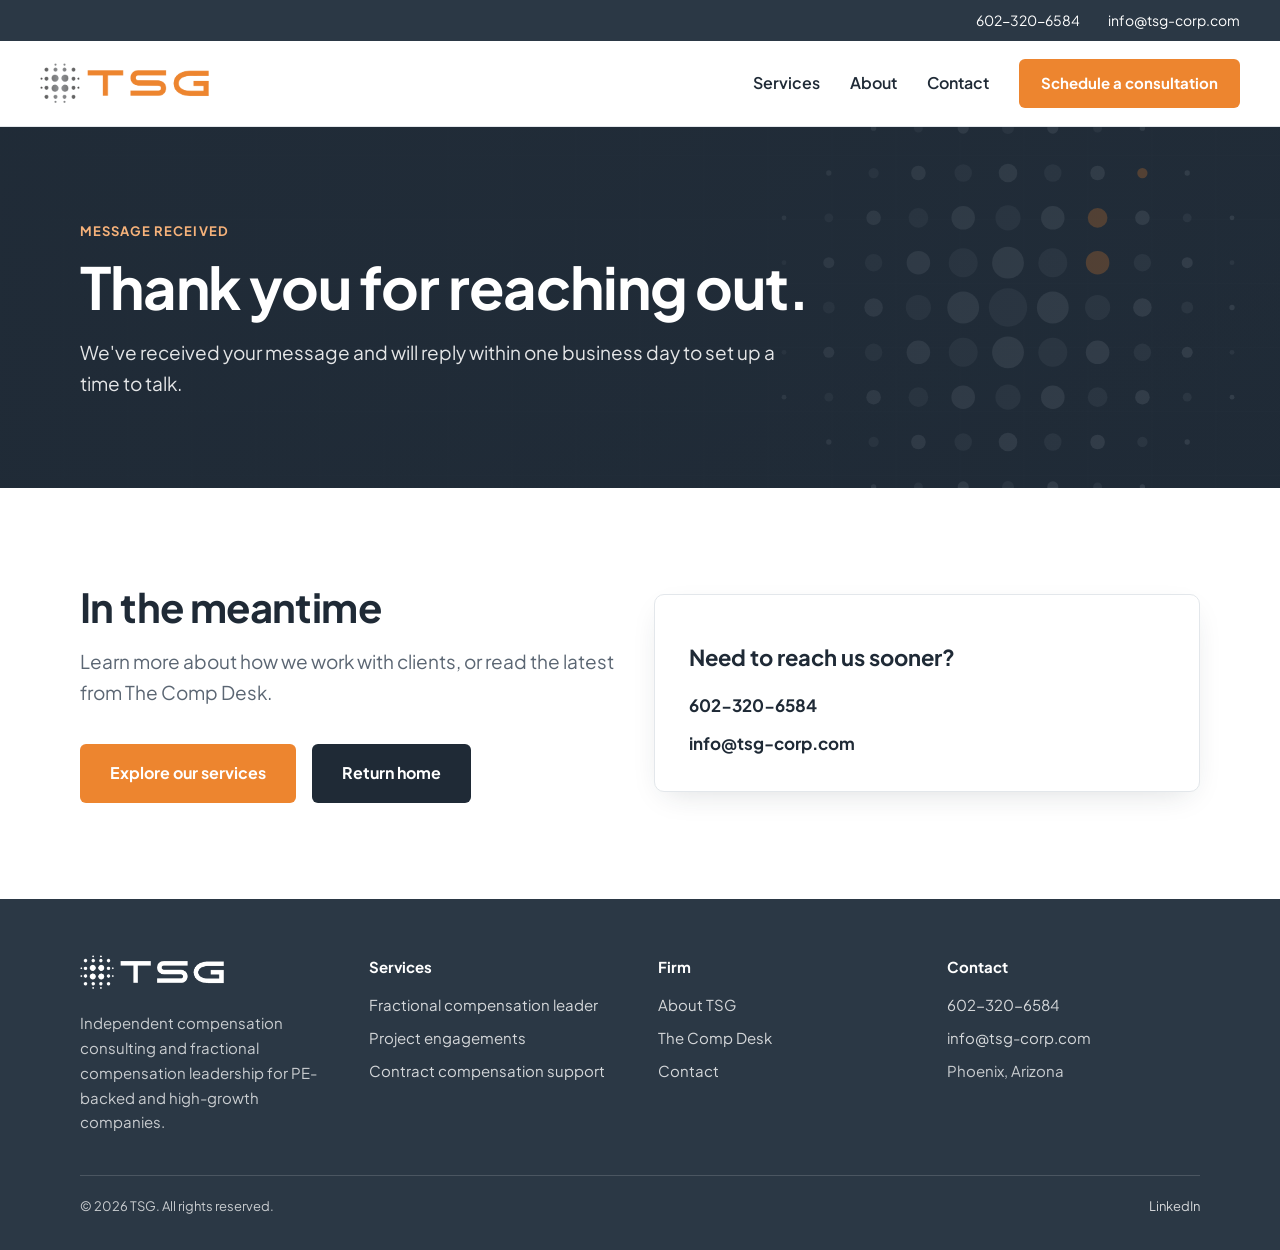
<file: thank-you.html>
<!doctype html>
<html lang="en">
<head>
<meta charset="utf-8">
<meta name="viewport" content="width=device-width, initial-scale=1">
<title>Thank you | TSG</title>
<meta name="description" content="Thank you for contacting TSG."><meta name="robots" content="noindex">
<link rel="icon" href="logo-stacked.png" type="image/png">
<link rel="preconnect" href="https://fonts.googleapis.com">
<link rel="preconnect" href="https://fonts.gstatic.com" crossorigin>
<link href="https://fonts.googleapis.com/css2?family=Plus+Jakarta+Sans:wght@400;500;600;700;800&display=swap" rel="stylesheet">
<link rel="stylesheet" href="style.css">
</head>
<body>
<div class="topbar"><div class="wrap inner"><a href="tel:+16023206584">602-320-6584</a><a href="mailto:info@tsg-corp.com">info@tsg-corp.com</a></div></div>
<header class="navwrap">
  <nav class="wrap nav" aria-label="Main">
    <a href="index.html" aria-label="TSG home"><img src="logo.png" alt="TSG"></a>
    <div class="nav-links">
      <a href="services.html" >Services</a>
      <a href="about.html" >About</a>
      <a href="contact.html" >Contact</a>
      <a class="btn" style="padding:12px 22px;font-size:15px" href="contact.html">Schedule a consultation</a>
    </div>
  </nav>
</header>
<main>
<section class="page-hero"><div class="wrap">
  <span class="eyebrow" style="color:#F6B27A">Message received</span>
  <h1>Thank you for reaching out.</h1>
  <p class="lead">We've received your message and will reply within one business day to set up a time to talk.</p>
</div></section>
<section class="section"><div class="wrap grid grid-2 align-center">
  <div>
    <h2>In the meantime</h2>
    <p class="lead" style="margin-top:16px">Learn more about how we work with clients, or read the latest from The Comp Desk.</p>
    <div class="actions"><a class="btn" href="services.html">Explore our services</a><a class="btn btn-dark" href="index.html">Return home</a></div>
  </div>
  <div class="card">
    <h3>Need to reach us sooner?</h3>
    <div class="contact-list"><a href="tel:+16023206584">602-320-6584</a><a href="mailto:info@tsg-corp.com">info@tsg-corp.com</a></div>
  </div>
</div></section>
</main>
<footer class="footer">
  <div class="wrap">
    <div class="cols">
      <div><img src="logo.png" alt="TSG"><p style="margin-top:16px">Independent compensation consulting and fractional compensation leadership for PE-backed and high-growth companies.</p></div>
      <div><h4>Services</h4><a href="services.html">Fractional compensation leader</a><a href="services.html">Project engagements</a><a href="services.html">Contract compensation support</a></div>
      <div><h4>Firm</h4><a href="about.html">About TSG</a><a href="https://www.linkedin.com/newsletters/the-comp-desk-7450591315253411840/" target="_blank" rel="noopener">The Comp Desk</a><a href="contact.html">Contact</a></div>
      <div><h4>Contact</h4><a href="tel:+16023206584">602-320-6584</a><a href="mailto:info@tsg-corp.com">info@tsg-corp.com</a><p style="margin-top:8px">Phoenix, Arizona</p></div>
    </div>
    <div class="legal"><span>© 2026 TSG. All rights reserved.</span><span><a href="https://www.linkedin.com/in/stuartreeves/" target="_blank" rel="noopener" style="display:inline">LinkedIn</a></span></div>
  </div>
</footer>
</body>
</html>
</file>
<file: style.css>
:root{--ink:#1F2A36;--text:#3A4450;--muted:#5B6673;--line:#E3E7EB;--bg:#FFFFFF;--bg-alt:#F5F7F9;--slate:#2B3845;--accent:#ED852F;--accent-dark:#C96A1E;--sans:'Plus Jakarta Sans','Helvetica Neue',Arial,sans-serif;--radius:10px;--shadow:0 10px 30px -12px rgba(31,42,54,.18)}
*{box-sizing:border-box}
html{scroll-behavior:smooth}
body{margin:0;background:var(--bg);color:var(--text);font-family:var(--sans);font-size:17px;line-height:1.65}
img{max-width:100%}
a{color:var(--ink)}
h1,h2,h3{margin:0;font-family:var(--sans);color:var(--ink);line-height:1.15;font-weight:700}
h1{font-size:clamp(38px,4.8vw,58px);letter-spacing:-0.02em;line-height:1.08}
h2{font-size:clamp(30px,3.2vw,40px);letter-spacing:-0.015em}
h3{font-size:22px}
p{margin:0}
.wrap{max-width:1200px;margin:0 auto;padding:0 24px}
@media(min-width:760px){.wrap{padding:0 40px}}
.section{padding:72px 0}
@media(min-width:760px){.section{padding:96px 0}}
.alt{background:var(--bg-alt)}
.center{text-align:center}
.center .lead{margin-left:auto;margin-right:auto}
.lead{font-size:19px;color:var(--muted);max-width:720px}
.muted{color:var(--muted)}
.eyebrow{display:inline-block;font-size:13px;font-weight:700;letter-spacing:.08em;text-transform:uppercase;color:var(--accent-dark);margin-bottom:14px}
.stack>*+*{margin-top:16px}
.grid{display:grid;gap:28px}
.grid-2{grid-template-columns:repeat(auto-fit,minmax(320px,1fr))}
.grid-3{grid-template-columns:repeat(auto-fit,minmax(280px,1fr))}
.grid-4{grid-template-columns:repeat(auto-fit,minmax(230px,1fr))}
.align-center{align-items:center}
.btn{display:inline-block;background:var(--accent);color:#fff;padding:16px 30px;border-radius:6px;text-decoration:none;font-weight:700;font-size:16px;transition:background .15s}
.btn:hover{background:var(--accent-dark);color:#fff}
.btn-dark{background:var(--ink)}.btn-dark:hover{background:#0F161E}
.btn-light{background:#fff;color:var(--ink)}.btn-light:hover{background:var(--bg-alt);color:var(--ink)}
.btn-outline{display:inline-block;border:2px solid var(--ink);padding:10px 20px;border-radius:6px;text-decoration:none;font-weight:700;font-size:15px}
.btn-outline:hover{background:var(--ink);color:#fff}
.link{text-decoration:none;font-weight:700;color:var(--accent-dark)}
.link:hover{text-decoration:underline}
.actions{display:flex;gap:16px;flex-wrap:wrap;align-items:center;margin-top:36px}
/* nav */
.topbar{background:var(--slate);color:#fff;font-size:14px}
.topbar .inner{display:flex;justify-content:flex-end;gap:28px;padding:9px 0}
.topbar a{color:#fff;text-decoration:none}
.navwrap{position:sticky;top:0;background:#fff;z-index:20;border-bottom:1px solid var(--line)}
.nav{display:flex;align-items:center;justify-content:space-between;flex-wrap:wrap;gap:16px;padding:18px 0}
.nav img{height:40px;width:auto;display:block}
.nav-links{display:flex;align-items:center;gap:30px;flex-wrap:wrap;font-size:16px;font-weight:600}
.nav-links a{text-decoration:none}
.nav-links a[aria-current]{color:var(--accent-dark)}
/* hero */
.hero{position:relative;color:#fff;background:linear-gradient(100deg,rgba(31,42,54,.92) 0%,rgba(31,42,54,.75) 55%,rgba(31,42,54,.45) 100%),var(--hero-img,url('hero-bg.svg'));background-size:cover;background-position:center;padding:120px 0}
.hero h1{color:#fff}
.hero .lead{color:rgba(255,255,255,.88)}
.hero-inner{max-width:680px}
.hero-note{position:absolute;right:24px;bottom:16px;font-size:12px;color:rgba(255,255,255,.6)}
.hero-cards{display:grid;grid-template-columns:repeat(auto-fit,minmax(220px,1fr));gap:20px;margin-top:-56px;position:relative;z-index:2}
.hero-card{background:#fff;border-radius:var(--radius);padding:26px 28px;box-shadow:var(--shadow);border-top:4px solid var(--accent)}
.hero-card .k{font-size:28px;font-weight:800;color:var(--ink);letter-spacing:-0.01em}
.hero-card p{margin-top:6px;font-size:15px;color:var(--muted)}
/* page hero (interior) */
.page-hero{background:linear-gradient(100deg,rgba(31,42,54,.92),rgba(31,42,54,.7)),var(--hero-img,url('hero-bg.svg'));background-size:cover;background-position:center;color:#fff;padding:88px 0}
.page-hero h1{color:#fff}.page-hero .lead{color:rgba(255,255,255,.88);margin-top:18px}
/* cards */
.card{background:#fff;border-radius:var(--radius);padding:34px;box-shadow:var(--shadow);border:1px solid var(--line)}
.card h3{margin-top:16px}
.card p{margin-top:12px;color:var(--muted)}
.card .link{display:inline-block;margin-top:18px}
.icon{width:52px;height:52px;border-radius:12px;background:#FDEEDF;display:flex;align-items:center;justify-content:center;color:var(--accent-dark)}
.icon svg{width:26px;height:26px}
.model{background:#fff;border-radius:var(--radius);padding:36px;box-shadow:var(--shadow);border:1px solid var(--line);display:flex;flex-direction:column}
.model .tag{font-size:13px;font-weight:700;color:var(--accent-dark);text-transform:uppercase;letter-spacing:.06em}
.model h3{margin-top:10px;font-size:24px}
.model .for{margin-top:8px;color:var(--muted);font-size:15px}
.model ul{margin:20px 0 0;padding:0;list-style:none;color:var(--text)}
.model li{padding-left:28px;position:relative;margin-top:10px}
.model li::before{content:"";position:absolute;left:0;top:9px;width:16px;height:16px;border-radius:50%;background:#FDEEDF;border:2px solid var(--accent)}
.model .btn{margin-top:auto;align-self:flex-start;margin-top:28px}
/* steps */
.steps{counter-reset:s}
.step{background:#fff;border-radius:var(--radius);padding:30px;border:1px solid var(--line);position:relative}
.step .num{width:44px;height:44px;border-radius:50%;background:var(--accent);color:#fff;font-weight:800;display:flex;align-items:center;justify-content:center;font-size:18px}
.step h3{margin-top:18px;font-size:21px}
.step p{margin-top:10px;color:var(--muted)}
/* image + text bands */
.band{display:grid;grid-template-columns:repeat(auto-fit,minmax(320px,1fr));gap:56px;align-items:center}
.ph{background-color:#E4E7EA;background-image:radial-gradient(#C9CED4 2px,transparent 2.5px);background-size:22px 22px;display:flex;align-items:flex-end;padding:16px;font-size:13px;color:var(--muted);border-radius:var(--radius)}
.photo{border-radius:var(--radius);object-fit:cover;width:100%;height:100%;box-shadow:var(--shadow)}
.checks{list-style:none;padding:0;margin:24px 0 0}
.checks li{padding-left:34px;position:relative;margin-top:14px}
.checks li::before{content:"";position:absolute;left:0;top:4px;width:22px;height:22px;border-radius:50%;background:var(--accent)}
.checks li::after{content:"";position:absolute;left:7px;top:9px;width:8px;height:5px;border-left:2.5px solid #fff;border-bottom:2.5px solid #fff;transform:rotate(-45deg)}
/* dark stats band */
.stats{background:var(--slate);color:#fff}
.stats .grid div{text-align:center}
.stats .k{font-size:40px;font-weight:800;color:#fff;letter-spacing:-0.02em}
.stats p{color:rgba(255,255,255,.78);margin-top:6px}
/* quotes */
.quote{margin:0;background:#fff;border-radius:var(--radius);padding:36px;box-shadow:var(--shadow);border:1px solid var(--line)}
.quote .mark{font-size:54px;line-height:.6;color:var(--accent);font-weight:800;font-family:Georgia,serif}
.quote blockquote{margin:14px 0 0;font-size:19px;line-height:1.55;color:var(--ink)}
.quote figcaption{margin-top:20px;font-size:15px;color:var(--muted)}
/* client ticker */
.ticker-section{padding:36px 0;background:#fff;border-bottom:1px solid var(--line)}
.ticker-label{text-align:center;font-size:13px;font-weight:700;letter-spacing:.08em;text-transform:uppercase;color:var(--muted);margin-bottom:22px}
.ticker{overflow:hidden;position:relative;-webkit-mask-image:linear-gradient(90deg,transparent,#000 10%,#000 90%,transparent);mask-image:linear-gradient(90deg,transparent,#000 10%,#000 90%,transparent)}
.ticker-track{display:flex;width:max-content;gap:64px;padding-right:64px;animation:ticker 100s linear infinite}
.ticker:hover .ticker-track{animation-play-state:paused}
.ticker-item{display:flex;align-items:center;height:48px;font-size:22px;font-weight:700;color:#8A95A1;white-space:nowrap}
.ticker-item img{height:40px;width:auto;filter:grayscale(1);opacity:.8}
@keyframes ticker{from{transform:translateX(0)}to{transform:translateX(-50%)}}
@media(prefers-reduced-motion:reduce){.ticker-track{animation:none;flex-wrap:wrap;justify-content:center;width:auto;gap:32px 48px}.ticker{mask-image:none;-webkit-mask-image:none}}
/* cta */
.cta{background:linear-gradient(100deg,var(--ink),var(--slate));color:#fff;border-radius:16px;padding:64px 48px;display:grid;grid-template-columns:repeat(auto-fit,minmax(300px,1fr));gap:40px;align-items:center}
.cta h2{color:#fff}.cta p{color:rgba(255,255,255,.85)}
.cta .contact-list a{color:#fff}
.contact-list{display:flex;flex-direction:column;gap:10px;margin-top:20px}
.contact-list a{text-decoration:none;font-weight:700;word-break:break-all}
/* forms */
form label{display:block;font-weight:600;font-size:15px;margin-top:20px;color:var(--ink)}
form input,form textarea,form select{width:100%;margin-top:8px;padding:14px;border:1px solid #CBD2D9;border-radius:6px;font:inherit;font-size:16px;background:#fff}
form input:focus,form textarea:focus,form select:focus{outline:2px solid var(--accent);border-color:var(--accent)}
form textarea{min-height:140px;resize:vertical}
form button{margin-top:24px;border:0;cursor:pointer;width:100%}
/* footer */
.footer{background:var(--slate);color:rgba(255,255,255,.75);padding:56px 0 32px;font-size:15px}
.footer .cols{display:grid;grid-template-columns:repeat(auto-fit,minmax(200px,1fr));gap:36px}
.footer h4{margin:0 0 14px;color:#fff;font-size:15px}
.footer a{color:rgba(255,255,255,.8);text-decoration:none;display:block;margin-top:8px}
.footer a:hover{color:#fff}
.footer img{height:34px;width:auto;filter:brightness(0) invert(1)}
.footer .legal{border-top:1px solid rgba(255,255,255,.15);margin-top:40px;padding-top:20px;font-size:13px;display:flex;justify-content:space-between;flex-wrap:wrap;gap:12px}
a:focus-visible,button:focus-visible{outline:3px solid var(--accent);outline-offset:3px}
</file>
